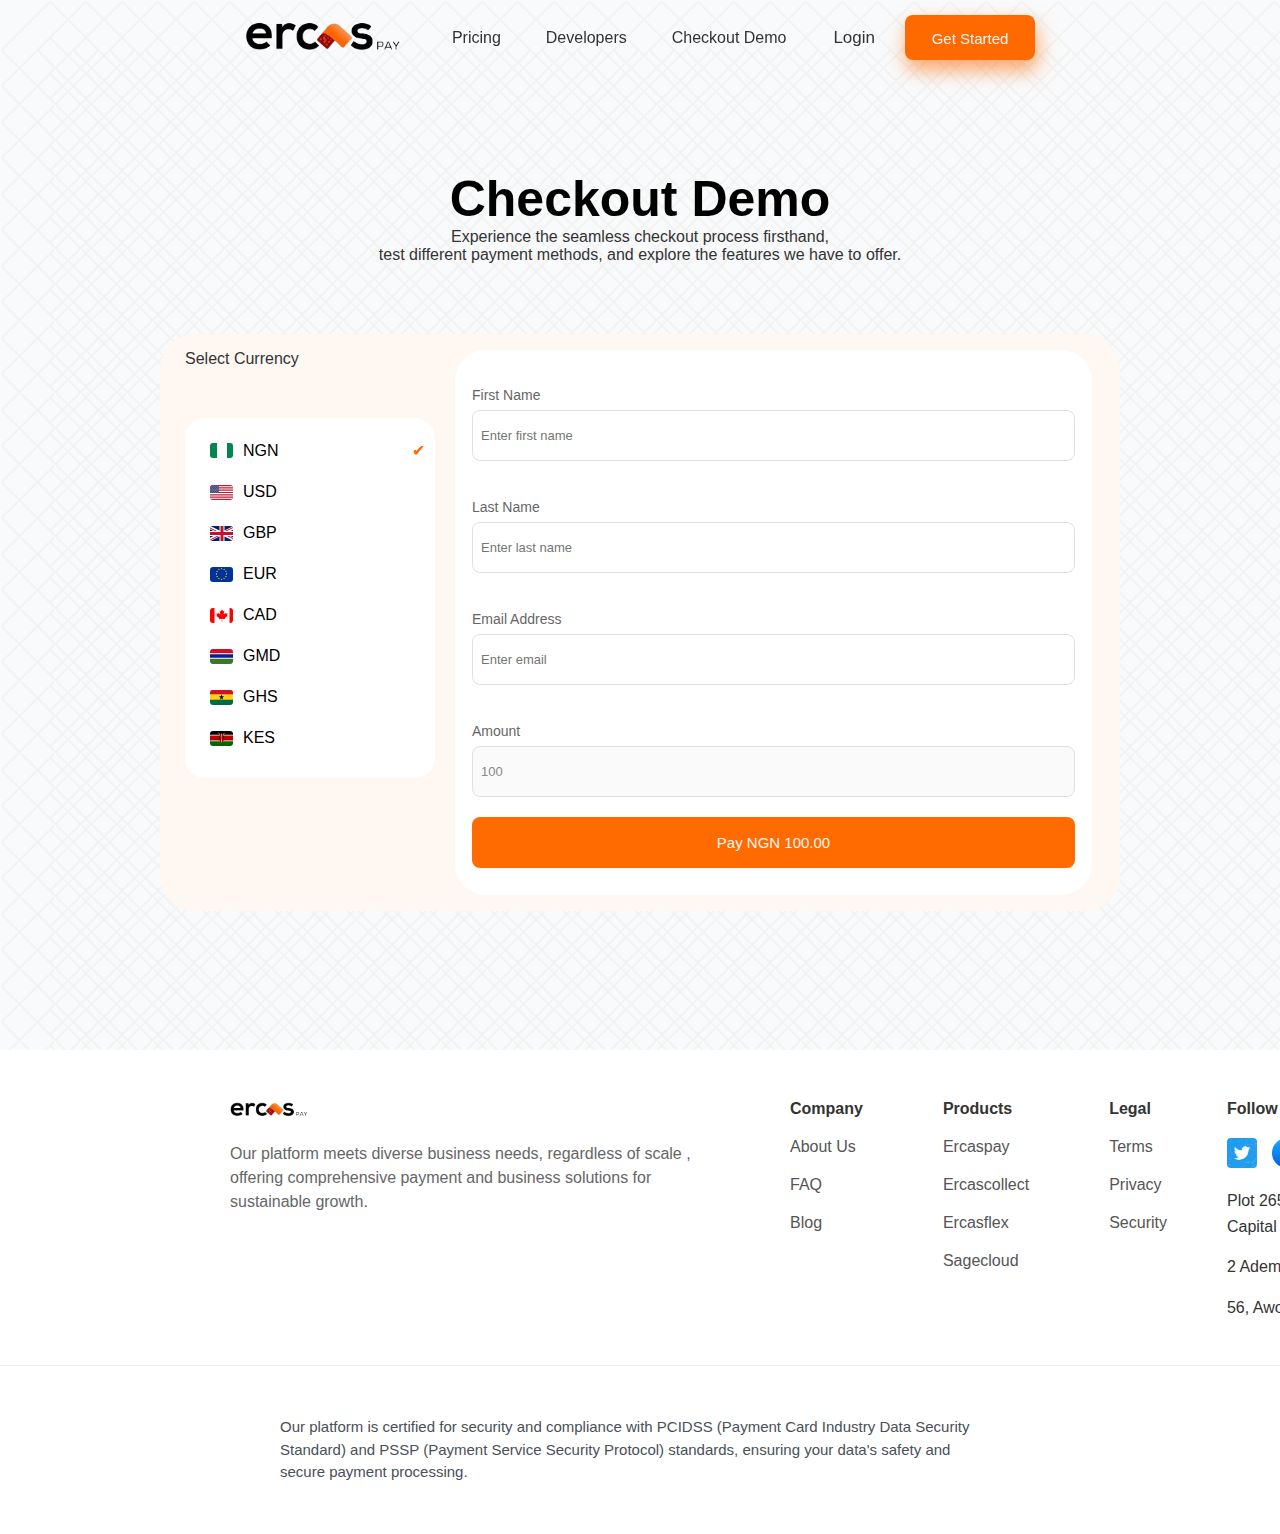
<file: checkout-demo/index.html>
<!DOCTYPE html>
<html lang="en">

<head>
  <meta charset="UTF-8">
  <meta name="viewport" content="width=device-width, initial-scale=1.0">
  <title>ErcasPay Website</title>
  <link rel="stylesheet" href="https://cdnjs.cloudflare.com/ajax/libs/font-awesome/6.0.0-beta3/css/all.min.css">


  <!-- font-awesome -->
  <link rel="stylesheet" href="https://cdnjs.cloudflare.com/ajax/libs/font-awesome/5.14.0/css/all.min.css" />

  <link rel="icon" type="img/png" href="/Assets/favicon2.png">
  <link rel="stylesheet" href="style.css">
</head>

<body>
  <header>
    <nav class="navbar">
      <div class="logo">
        <a href="/home/index.html"><img src="/Assets/logo.png" width="130" height="30" alt="Ercspay logo"></a>
      </div>
      <div class="nav-toggle">
        <button class="toggle-btn">
          <i class="fas fa-bars"></i>
        </button>
      </div>
      <div class="menu">
        <div class="nav-links">
          <ul>
            <li><a href="/pricing/index.html">Pricing</a></li>
            <li><a href="/developers/index.html">Developers</a></li>
            <li><a href="/checkout-demo/index.html">Checkout Demo</a></li>
          </ul>
        </div>

        <div class="login">
          <ul>
            <li><a href="/login/index.html">Login</a></li>
            <li> <a href="/register/index.html"><button>Get Started</button></a>
            </li>
          </ul>
        </div>
      </div>
    </nav>
  </header>
       

  <section class="checkout-container">
    <div class="checkout-header">
      <h1>Checkout Demo</h1>
      <p>Experience the seamless checkout process firsthand, <span>
        test different payment methods, and explore the features we
        have to offer.
      </span></p>
    </div>
    <div class="checkout-content">
     
      <div class="currency-input">
        <label for="currency">Select Currency</label>
        <div class="currency-select">
          <ul id="currency-option">
            <li class="currency-option active" data-currency="NGN">
              <img src="/Assets/ng.svg" alt="NGN Flag"> NGN  
            </li>
            <li class="currency-option" data-currency="USD">
              <img src="/Assets/us.svg" alt="US Flag"> USD  
            </li>
            <li class="currency-option" data-currency="GBP">
              <img src="/Assets/gb.svg" alt="UK Flag"> GBP  
            </li>
            <li class="currency-option" data-currency="EUR">
              <img src="/Assets/eu.svg" alt="EU Flag"> EUR  </li>
            <li class="currency-option" data-currency="CAD">
              <img src="/Assets/ca.svg" alt="Canada Flag"> CAD  
            </li>
            <li class="currency-option" data-currency="GMD">
              <img src="/Assets/gm.svg" alt="Gambia Flag"> GMD  </li>
            <li class="currency-option" data-currency="GHS">
              <img src="/Assets/gh.svg" alt="Ghana Flag"> GHS  
            </li>
            <li class="currency-option" data-currency="KES">
              <img src="/Assets/ke.svg" alt="Kenya Flag"> KES  
            </li>
          </ul>
        </div>
      </div>

      <div class="checkout-form">
        <form id="paymentForm" class="payment-form">
          <div class="form-group">
            <label for="firstName">First Name</label>
            <input type="text" id="firstName" name="firstName" placeholder="Enter first name">
            <br><span class="error-message hidden" id="first-name-required">Required</span>
            <br><span class="error-message hidden" id="first-name-length">First name must be at least 3 characters</span>

          </div>
          <div class="form-group">
            <label for="lastName">Last Name</label>
            <input type="text" id="lastName" name="lastName" placeholder="Enter last name">
            <br><span class="error-message hidden" id="last">Required</span>
            <br><span class="error-message hidden" id="last-name-length">Last name must be at least 3 characters</span>

          </div>
          <div class="form-group">
            <label for="email">Email Address</label>
            <input type="email" id="email" name="email" placeholder="Enter email">
            <br><span class="error-message hidden" id="required">Required</span>
            <br><span class="error-message hidden" id="email-invalid">invalid email</span>
          </div>
          <div class="form-group" id="">
            <label for="amount">Amount</label>
            <input type="number" id="amount" class="amount-input" 
            name="amount" placeholder="100" value="100" disabled>
          </div>
          <button type="submit" id="payButton" class="pay-btn">Pay NGN 100.00</button>
        </form>
      </div>
    </div>
  </section>

   <!-- footer section -->
   <section class="footer">
    <div class="footer-container">
      <div class="footer-main">
        <div class="footer-brand">
          <img src="/Assets/logo.png" alt="logo image">
          <p>
            Our platform meets diverse business needs, regardless of scale , offering comprehensive payment and business
            solutions for sustainable growth.
          </p>
        </div>
        <div class="footer-grid">
          <div class="footer-section">
            <h5>Company</h5>
            <p>About Us</p>
            <p>FAQ</p>
            <p>Blog</p>
          </div>
          <div class="footer-section">
            <h5>Products</h5>
            <p>Ercaspay</p>
            <p>Ercascollect</p>
            <p>Ercasflex</p>
            <p>Sagecloud</p>
          </div>
          <div class="footer-section">
            <h5>Legal</h5>
            <p>Terms</p>
            <p>Privacy</p>
            <p>Security</p>
          </div>
        </div>
        
        <div class="footer-contact">
          <h5>Follow us on:</h5>
          <div class="social-icons">
            <img src="/Assets/tw-icon.png" alt="twitter icon">
            <img src="/Assets/fb-icon.png" alt="facebook icon">
            <img src="/Assets/in-icon.png" alt="instagram icon">
            <img src="/Assets/yt-icon.png" alt="youtube icon">
          </div>
          <div class="address">
            <p> Plot 265 SE Asebe St, Mabushi 900108, Abuja, Federal <span>Capital Territory.</span></p>
            <p> 2 Ademiluyi Cl, 200132, Ibadan, Oyo.</p>
            <p>56, Awolowo Road, Opposite Ikoyi Plaza, Ikoyi, Lagos.</p>
          </div>
        </div>
      </div>
      <div class="footer-border">
        <div class="footer-bottom">
          <p>Our platform is certified for security and compliance with PCIDSS (Payment Card Industry Data Security
            Standard) and PSSP (Payment Service Security Protocol) standards, ensuring your data's safety and secure
            payment processing.</p>
        </div>

      </div>
    </div>
  </section>
  <script src="app.js"></script>
</body>
</html>
</file>
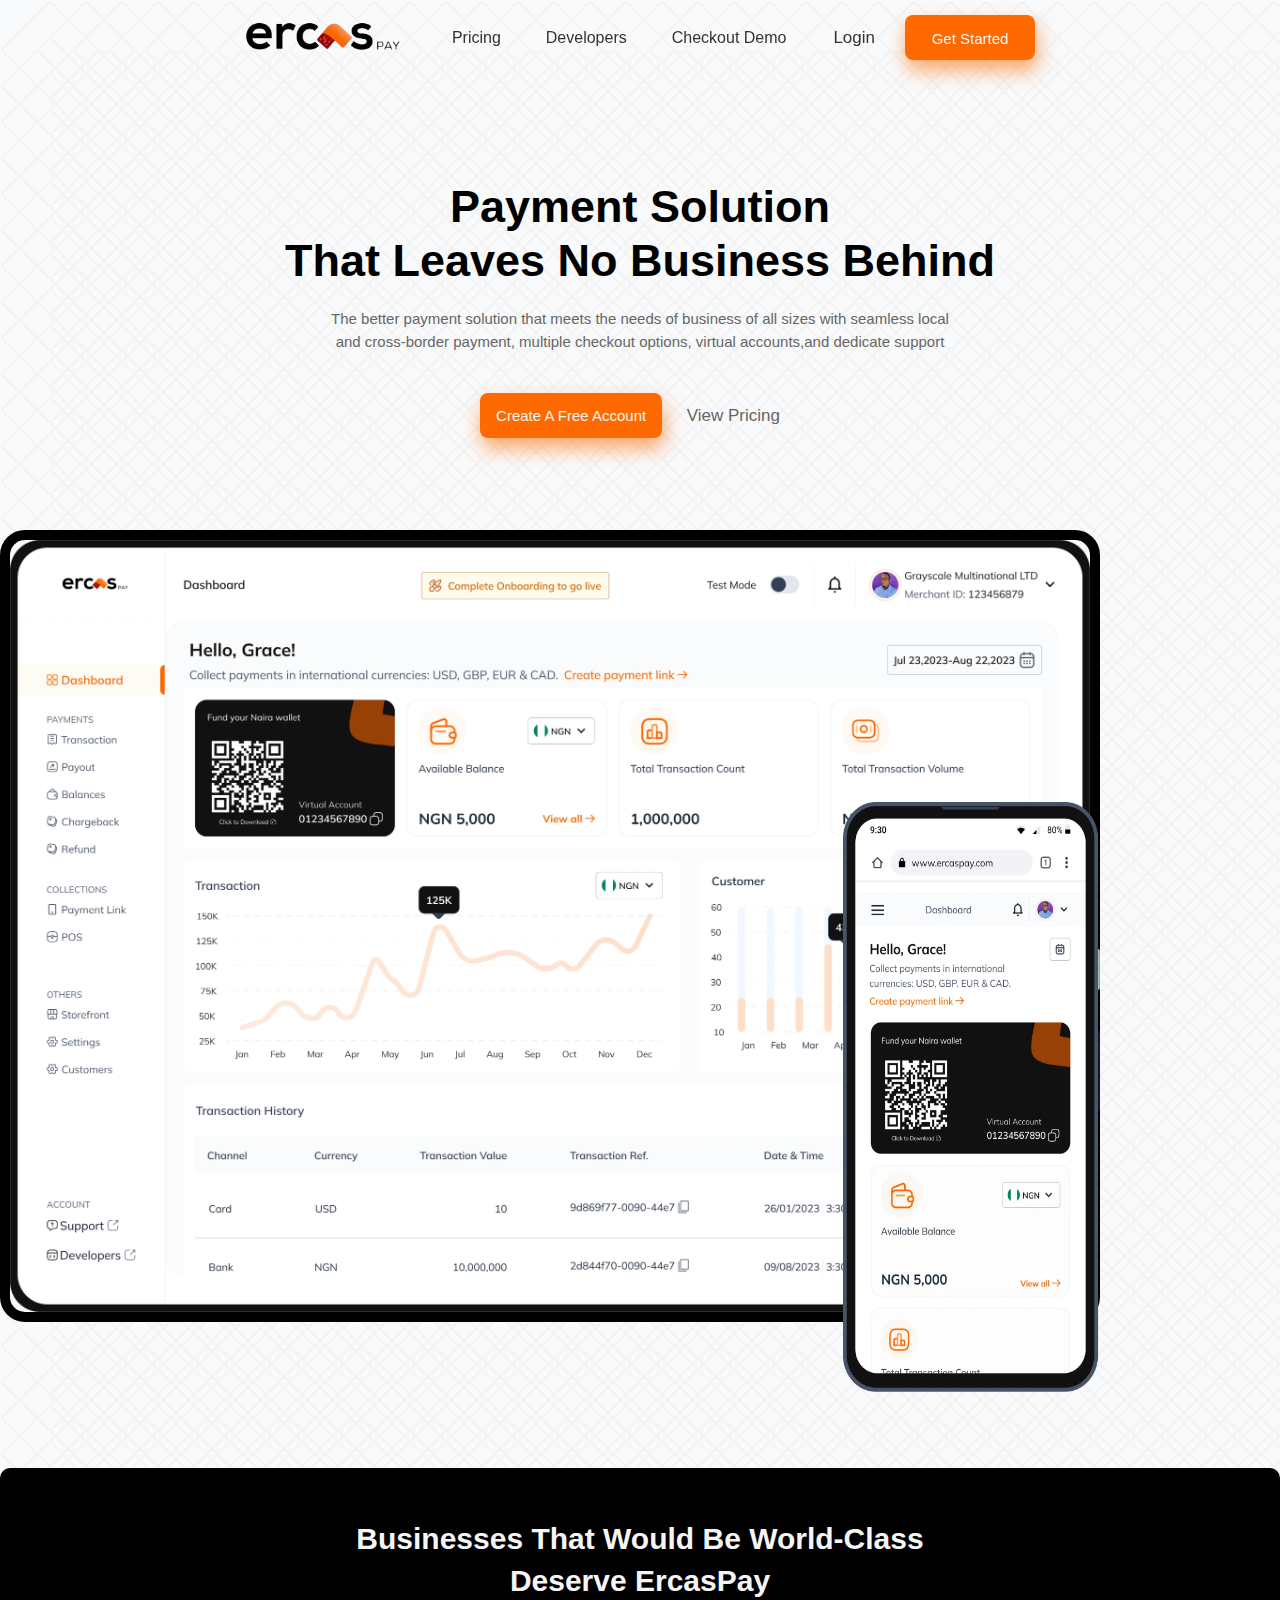
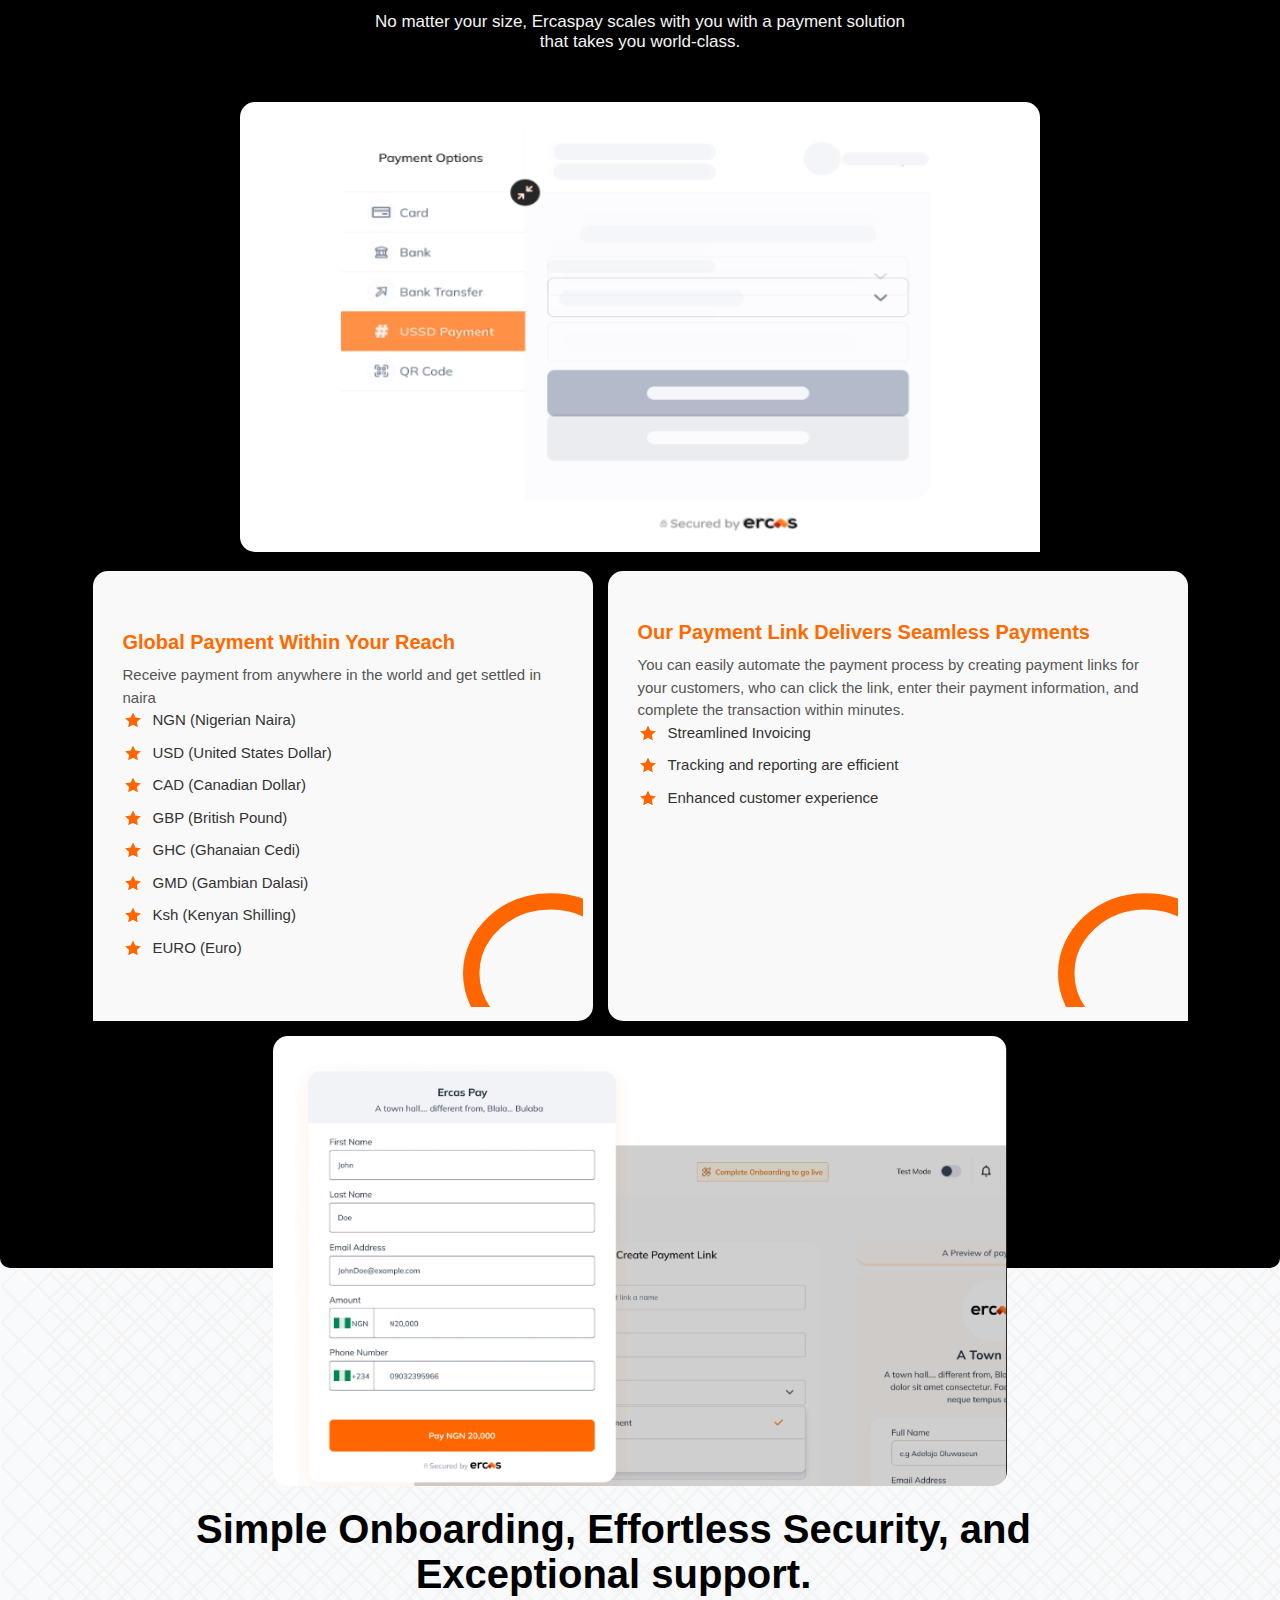
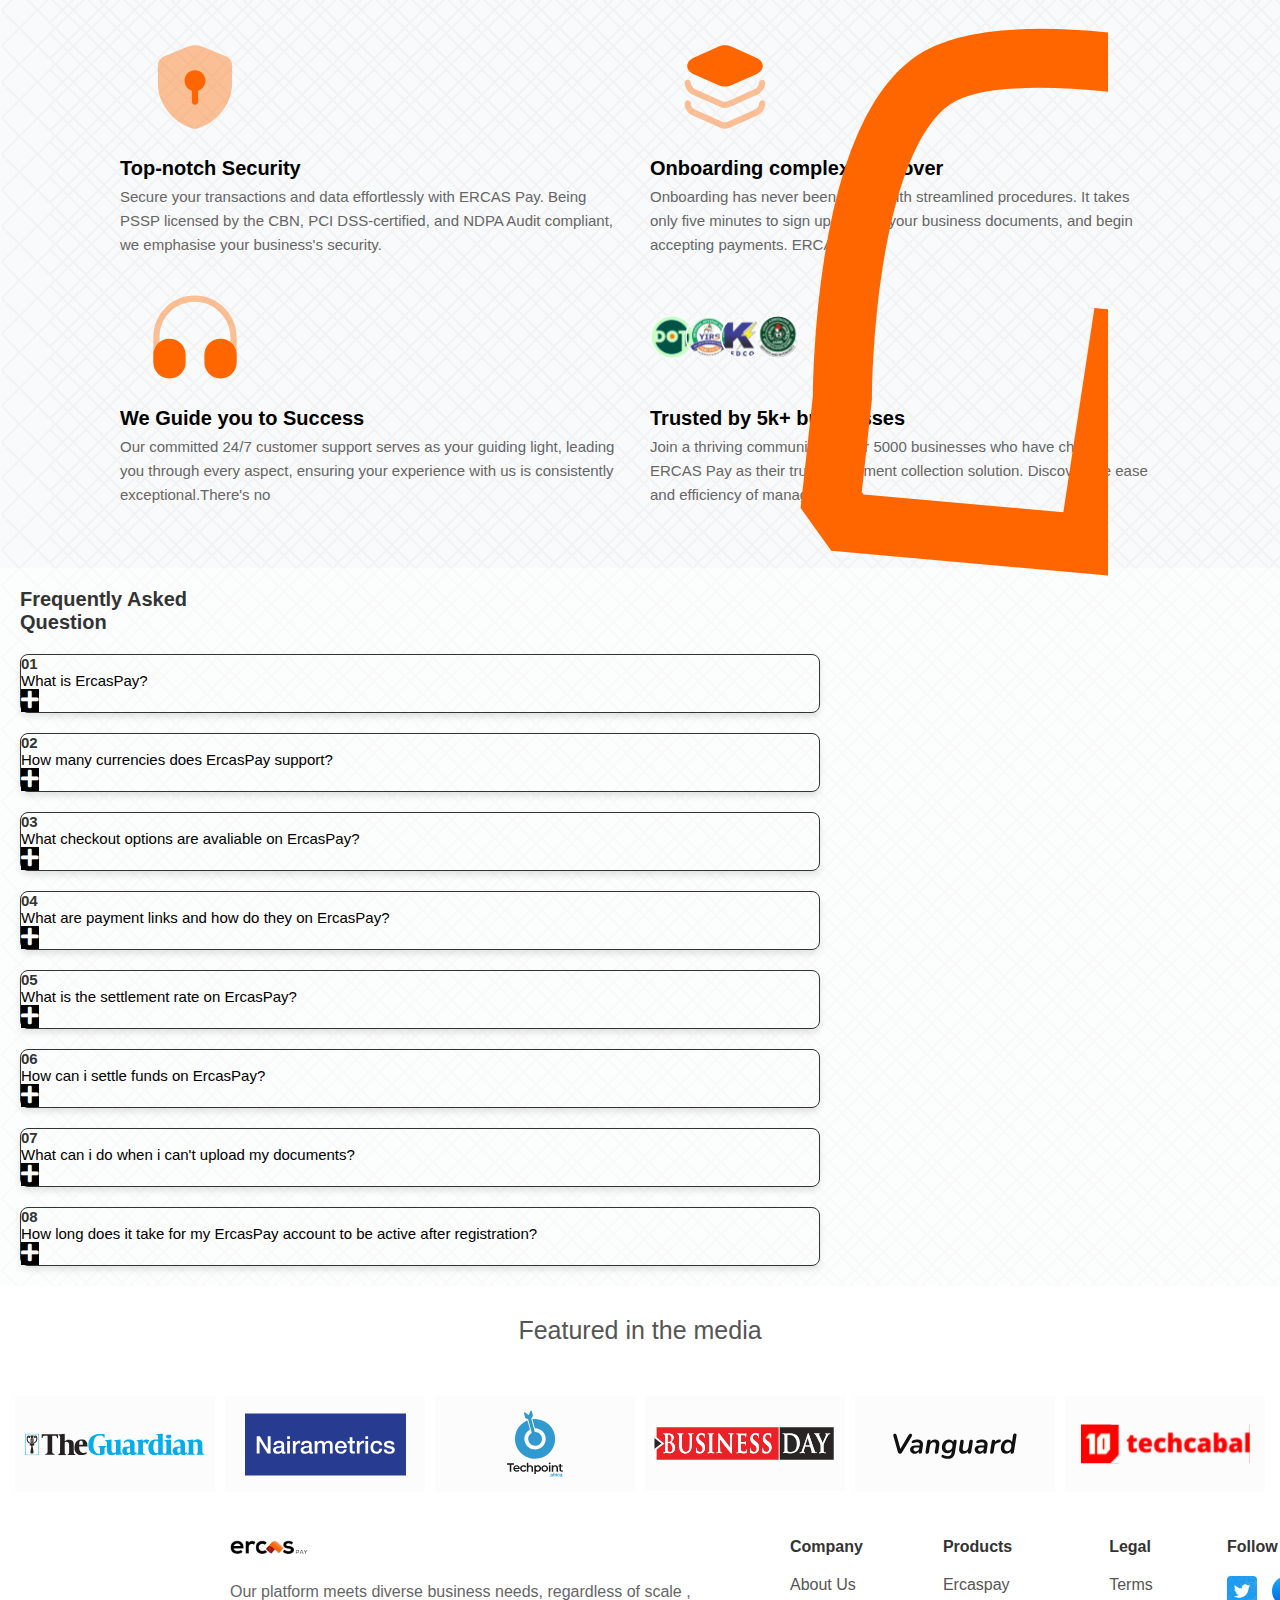
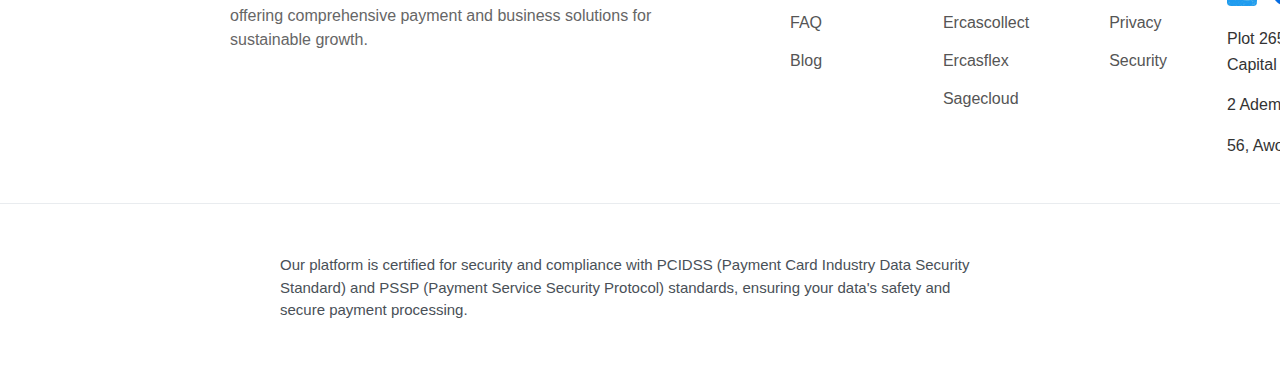
<file: home/index.html>
<!DOCTYPE html>
<html lang="en">

<head>
  <meta charset="UTF-8">
  <meta name="viewport" content="width=device-width, initial-scale=1.0">
  <title>Ercspay Website</title>

  <link rel="stylesheet" href="https://cdnjs.cloudflare.com/ajax/libs/font-awesome/6.0.0-beta3/css/all.min.css">

  <!-- font-awesome -->
  <link rel="stylesheet" href="https://cdnjs.cloudflare.com/ajax/libs/font-awesome/5.14.0/css/all.min.css" />

  <link rel="icon" type="img/png" href="/Assets/favicon2.png">
  <link rel="stylesheet" href="style.css">
</head>

<body>

  <header>
    <nav class="navbar">
      <div class="logo">
        <a href="/home/index.html"><img src="/Assets/logo.png" width="130" height="30" alt="Ercspay logo"></a>
      </div>
      <div class="nav-toggle">
        <button class="toggle-btn">
          <i class="fas fa-bars"></i>
        </button>
      </div>
      <div class="menu">
        <div class="nav-links">
          <ul>
            <li><a href="/pricing/index.html">Pricing</a></li>
            <li><a href="/developers/index.html">Developers</a></li>
            <li><a href="/checkout-demo/index.html">Checkout Demo</a></li>
          </ul>
        </div>

        <div class="login">
          <ul>
            <li><a href="/login/index.html">Login</a></li>
            <li> <a href="/register/index.html"><button>Get Started</button></a>
            </li>
          </ul>
        </div>
      </div>
    </nav>
  </header>

  <section class="container-one">
    <h1>Payment Solution <span>That Leaves No Business Behind</span></h1>
    <p>The better payment solution that meets the needs of business of all sizes with seamless local <span>and
        cross-border payment, multiple checkout options, virtual accounts,and dedicate support </span>
    </p>
    <div class="account">
      <a href="/register/index.html"><button>Create A Free Account</button></a>
      <a href="/pricing/index.html" id="price">View Pricing</a>
    </div>
  </section>

  <div class="position">
    <div id="wrap">
      <img src="/Assets/ercas01.png" alt="Ercspay2">
    </div>

    <div id="absolute">
      <img src="/Assets/ercas02.png" alt="Ercaspay7">
    </div>
  </div>

  <!-- second container -->
  <section class="container-two">

    <div class="title">
      <h1>Businesses That Would Be World-Class <span>Deserve ErcasPay</span></h1>
      <p>No matter your size, Ercaspay scales with you with a payment solution <span>that takes you world-class. </span>
      </p>
    </div>
    <div class="content-wrap">
      <div class="container-two-img-one">
        <img src="/Assets/ercas03.png" alt="payment option image ">
      </div>

      <div class="currency-content">
        <h3>Global Payment Within Your Reach</h3>
        <p>Receive payment from anywhere in the world and get settled in naira</p>

        <div class="currency-list">
          <div class="currency-item">
            <img src="/Assets/star.svg" alt="Star Icon">
            <p>NGN (Nigerian Naira)</p>
          </div>
          <div class="currency-item">
            <img src="/Assets/star.svg" alt="Star Icon">
            <p>USD (United States Dollar)</p>
          </div>
          <div class="currency-item">
            <img src="/Assets/star.svg" alt="Star Icon">
            <p>CAD (Canadian Dollar)</p>
          </div>
          <div class="currency-item">
            <img src="/Assets/star.svg" alt="Star Icon">
            <p>GBP (British Pound)</p>
          </div>
          <div class="currency-item">
            <img src="/Assets/star.svg" alt="Star Icon">
            <p>GHC (Ghanaian Cedi)</p>
          </div>
          <div class="currency-item">
            <img src="/Assets/star.svg" alt="Star Icon">
            <p>GMD (Gambian Dalasi)</p>
          </div>
          <div class="currency-item">
            <img src="/Assets/star.svg" alt="Star Icon">
            <p>Ksh (Kenyan Shilling)</p>
          </div>
          <div class="currency-item">
            <img src="/Assets/star.svg" alt="Star Icon">
            <p>EURO (Euro)</p>
          </div>
        </div>

        <div class="circle-decoration">
          <img src="/Assets/Ellipse.svg" alt="Orange Circle Decoration">
        </div>
      </div>

      <div class="payment-link-content">
        <h3>Our Payment Link Delivers Seamless Payments</h3>
        <p>
          You can easily automate the payment process by creating payment links for your customers,
          who can click the link, enter their payment information, and complete the transaction within minutes.
        </p>

        <div class="features-list">
          <div class="feature-item">
            <img src="/Assets/star.svg" alt="Star Icon">
            <p>Streamlined Invoicing</p>
          </div>
          <div class="feature-item">
            <img src="/Assets/star.svg" alt="Star Icon">
            <p>Tracking and reporting are efficient</p>
          </div>
          <div class="feature-item">
            <img src="/Assets/star.svg" alt="Star Icon">
            <p>Enhanced customer experience</p>
          </div>
        </div>

        <div class="circle-decoration">
          <img src="/Assets/Ellipse.svg" alt="Orange Circle Decoration">
        </div>
      </div>
      <div class="container-two-img-two">
        <img src="/Assets/ercas04.png" alt="">
      </div>
    </div>
  </section>

  <!-- section 3 onboarding -->
  <section style="position: relative;" class="">
    <section class="container-three">
      <h3>Simple Onboarding, Effortless Security, and <span> Exceptional support.</span></h3>

      <div class="container-three-flex">
        <div class="container-three-list">
          <div class="icon-container">
            <img src="/Assets/security.svg" alt="security image">
          </div>
          <h4>Top-notch Security</h4>
          <p>Secure your transactions and data effortlessly with ERCAS Pay. Being PSSP licensed by the CBN, PCI
            DSS-certified, and NDPA Audit compliant, we emphasise your business's security.</p>
        </div>

        <div class="container-three-list">
          <div class="icon-container">
            <img src="/Assets/onboarding.svg" alt="onboarding image">
          </div>
          <h4>Onboarding complexity is over</h4>
          <p>
            Onboarding has never been easier with streamlined procedures. It takes only five minutes to sign up, upload
            your business documents, and begin accepting payments. ERCAS</p>
        </div>

        <div class="container-three-list">
          <div class="icon-container">
            <img src="/Assets/guide.svg" alt="guide image">
          </div>
          <h4>We Guide you to Success</h4>
          <p>
            Our committed 24/7 customer support serves as your guiding light, leading you through every aspect, ensuring
            your experience with us is consistently exceptional.There's no</p>
        </div>

        <div class="container-three-list">
          <div class="icon-container">
            <img src="/Assets/businesses.svg" alt="business image">
          </div>
          <h4>Trusted by 5k+ businesses</h4>
          <p>
            Join a thriving community of over 5000 businesses who have chosen ERCAS Pay as their trusted payment
            collection solution. Discover the ease and efficiency of managing</p>
        </div>
      </div>
    </section>

    <div class="circle-img">
      <img src="/Assets/circle.svg" alt=" semi-circle picture">
    </div>
  </section>

  <!-- FAQ section -->
  <section class="container-four">
    <h1>Frequently Asked <span>Question</span>
    </h1>
    <div class="faq-wrapper">
      <!-- FAQ Item 1 -->
      <div class="ercas-container">
        <div class="ercas-header">
          <h2>01</h2>
          <p>What is ErcasPay?</p>
          <button type="button" class="question-btn">
            <span class="plus-icon">
              <i class="fas fa-plus"></i>
            </span>
            <span class="minus-icon"><i class="fas fa-minus"></i></span>
          </button>
        </div>
        <div class="ercas-description">
          <p>ErcasPay is a payment gateway solution for businesses of all sizes. With its multi-currency acceptance
            capabilities, ErcasPay allows businesses to receive global payments. ErcasPay simplifies payment processing,
            reconciliation, and international payments for businesses, regardless of size. ErcasPay has a PSSP license
            by
            the CBN, a PCI DSS certificate, and NDPA audit compliance.</p>
        </div>
      </div>

      <div class="ercas-container">
        <div class="ercas-header">
          <h2>02</h2>
          <p>How many currencies does ErcasPay support?</p>
        </div>
        <div class="ercas-description">
          <p>ErcasPay lets you receive payments in 8 currencies from around the globe.</p>
          <ul>
            <li>NGN (Nigerian Naira)</li>
            <li>USD (United States Dollar)</li>
            <li>CAD (Canadian Dollar)</li>
            <li> GBP (British Pound)</li>
            <li>GH₵ (Ghanaian Cedi)</li>
            <li>GMD (Gambian Dalasi)
            </li>
            <li> Ksh (Kenyan Shilling)</li>
            <li> EURO (Euro)</li>
          </ul>
        </div>
        <button type="button" class="question-btn">
          <span class="plus-icon">
            <i class="fas fa-plus"></i>
          </span>
          <span class="minus-icon"><i class="fas fa-minus"></i></span>
        </button>
      </div>

      <div class="ercas-container">
        <div class="ercas-header">
          <h2>03</h2>
          <p>What checkout options are avaliable on ErcasPay?</p>
        </div>
        <div class="ercas-description">
          <p>With ErcasPay multiple checkout options, your customers have the freedom to pay in the way that is most
            convenient for them, including</p>
          <ul>
            <li>Debit/Credit Card</li>
            <li>Bank Transfer</li>
            <li>USSD</li>
            <li>QR</li>
          </ul>
        </div>
        <button type="button" class="question-btn">
          <span class="plus-icon">
            <i class="fas fa-plus"></i>
          </span>
          <span class="minus-icon"><i class="fas fa-minus"></i></span>
        </button>
      </div>

      <div class="ercas-container">
        <div class="ercas-header">
          <h2>04</h2>
          <p>What are payment links and how do they on ErcasPay?</p>
        </div>
        <div class="ercas-description">
          ErcasPay lets you create secure payment links in minutes. Here's how it works:
          <ul>
            <li><span>1.</span>Set amount: Decide the amount you want to receive or let your customer enter it.</li>
            <li><span>2.</span>Generate link:ErcasPay creates a unique link for your customer.</li>
            <li><span>3.</span>Share link: Send the link to your customer via email, text message, or any other way you
              communicate.</li>
            <li><span>4.</span>Get paid: Decide the amount you want to receive or let your customer enter it.</li>
          </ul>
        </div>
        <button type="button" class="question-btn">
          <span class="plus-icon">
            <i class="fas fa-plus"></i>
          </span>
          <span class="minus-icon"><i class="fas fa-minus"></i></span>
        </button>
      </div>

      <div class="ercas-container">
        <div class="ercas-header">
          <h2>05</h2>
          <p>What is the settlement rate on ErcasPay?</p>
        </div>
        <div class="ercas-description">
          <p>We use the prevailing market rate of the currency involved.</p>
        </div>
        <button type="button" class="question-btn">
          <span class="plus-icon">
            <i class="fas fa-plus"></i>
          </span>
          <span class="minus-icon"><i class="fas fa-minus"></i></span>
        </button>
      </div>

      <div class="ercas-container">
        <div class="ercas-header">
          <h2>06</h2>
          <p>How can i settle funds on ErcasPay?</p>
        </div>
        <div class="ercas-description">
          <p>You can settle funds manually or automatically on ERCASPay. With manual settlement, you control when and
            how funds are transferred from your ERCASPay account to your settlement account. Automatic settlement is
            only available for local currencies and is enabled for merchants on request.</p>
        </div>
        <button type="button" class="question-btn">
          <span class="plus-icon">
            <i class="fas fa-plus"></i>
          </span>
          <span class="minus-icon"><i class="fas fa-minus"></i></span>
        </button>
      </div>

      <div class="ercas-container">
        <div class="ercas-header">
          <h2>07</h2>
          <p>What can i do when i can't upload my documents?</p>
        </div>
        <div class="ercas-description">
          <p>If you can't upload your documents, kindly contact our customer care team. We will guide you through the
            process and assist you with uploading.</p>
        </div>
        <button type="button" class="question-btn">
          <span class="plus-icon">
            <i class="fas fa-plus"></i>
          </span>
          <span class="minus-icon"><i class="fas fa-minus"></i></span>
        </button>
      </div>

      <div class="ercas-container">
        <div class="ercas-header">
          <h2>08</h2>
          <p>How long does it take for my ErcasPay account to be active after registration?</p>
        </div>
        <div class="ercas-description">
          <p>Once you've completed your registration and submitted all required documents, we will activate your
            ErcasPay account promptly.</p>
        </div>
        <button type="button" class="question-btn">
          <span class="plus-icon">
            <i class="fas fa-plus"></i>
          </span>
          <span class="minus-icon"><i class="fas fa-minus"></i></span>
        </button>
      </div>

      <!-- <div class="faq-img"> -->
      <!-- <img src="/Assets/faq.png" alt="Faq image"> -->
    </div>
    </div>
  </section>

  <!-- Feature in media -->
  <section class="container-five">
    <p>
      Featured in the media
    </p>
    <div class="media">
      <img src="/Assets/guardian.svg" alt=" guardian image">
      <img src="/Assets/nairametrics.svg" alt="nairametrics image">
      <img src="/Assets/techpoint.svg" alt="techpoint image">
      <img src="/Assets/businessday.svg" alt="business day image">
      <img src="/Assets/vanguard.svg" alt="vanguard-image">
      <img src="/Assets/techcabal.svg" alt="techcabal image">
    </div>
  </section>

  <!-- footer section -->
  <section class="footer">
    <div class="footer-container">
      <div class="footer-main">
        <div class="footer-brand">
          <img src="/Assets/logo.png" alt="logo image">
          <p>
            Our platform meets diverse business needs, regardless of scale , offering comprehensive payment and business
            solutions for sustainable growth.
          </p>
        </div>
        <div class="footer-grid">
          <div class="footer-section">
            <h5>Company</h5>
            <p>About Us</p>
            <p>FAQ</p>
            <p>Blog</p>
          </div>
          <div class="footer-section">
            <h5>Products</h5>
            <p>Ercaspay</p>
            <p>Ercascollect</p>
            <p>Ercasflex</p>
            <p>Sagecloud</p>
          </div>
          <div class="footer-section">
            <h5>Legal</h5>
            <p>Terms</p>
            <p>Privacy</p>
            <p>Security</p>
          </div>
        </div>
        
        <div class="footer-contact">
          <h5>Follow us on:</h5>
          <div class="social-icons">
            <img src="/Assets/tw-icon.png" alt="twitter icon">
            <img src="/Assets/fb-icon.png" alt="facebook icon">
            <img src="/Assets/in-icon.png" alt="instagram icon">
            <img src="/Assets/yt-icon.png" alt="youtube icon">
          </div>
          <div class="address">
            <p> Plot 265 SE Asebe St, Mabushi 900108, Abuja, Federal <span>Capital Territory.</span></p>
            <p> 2 Ademiluyi Cl, 200132, Ibadan, Oyo.</p>
            <p>56, Awolowo Road, Opposite Ikoyi Plaza, Ikoyi, Lagos.</p>
          </div>
        </div>
      </div>
      <div class="footer-border">
        <div class="footer-bottom">
          <p>Our platform is certified for security and compliance with PCIDSS (Payment Card Industry Data Security
            Standard) and PSSP (Payment Service Security Protocol) standards, ensuring your data's safety and secure
            payment processing.</p>
        </div>

      </div>
    </div>
  </section>
  <script src="app.js"></script>
</body>

</html>
</file>
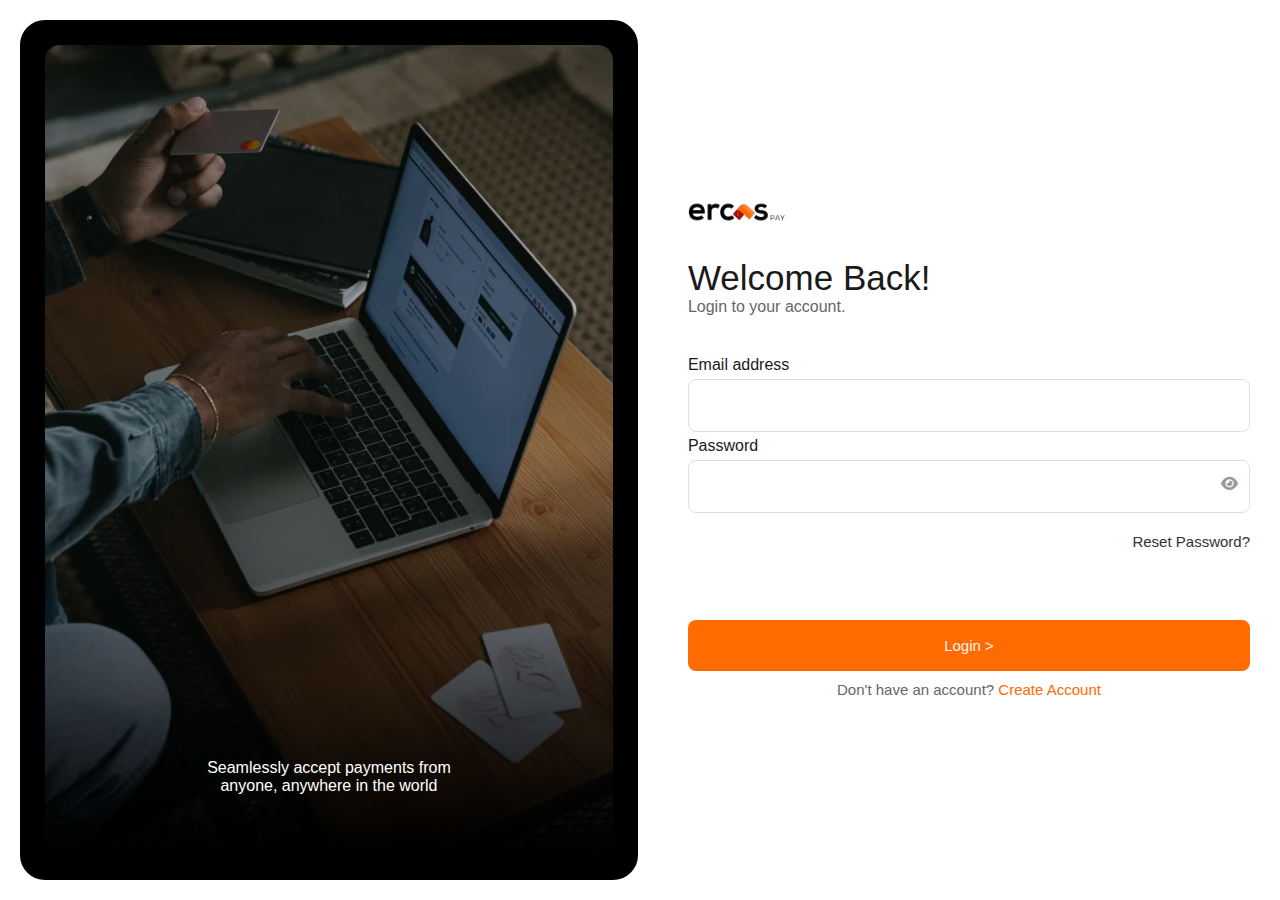
<file: login/index.html>
<!DOCTYPE html>
<html lang="en">

<head>
    <meta charset="UTF-8">
    <meta name="viewport" content="width=device-width, initial-scale=1.0">
    <title>Ercas Merchant Dashboard</title>

    <link rel="stylesheet" href="https://cdnjs.cloudflare.com/ajax/libs/font-awesome/6.0.0/css/all.min.css">

    <link rel="icon" type="img/png" href="/Assets/favicon2.png">
    <link rel="stylesheet" href="style.css">
</head>

<body>
    <section class="login-container">
        <!-- left section -->
        <div class="login-logo">
            <img src="/Assets/login.png" alt="Login page">
            <p>Seamlessly accept payments from <span>anyone, anywhere in the world</span></p>
        </div>
        <!-- right section -->
        <div class="form-section">
            <img src="/Assets/logo.png" alt="ercas pay logo">

            <div class="login-header">
                <h1>Welcome Back!</h1>
                <p>Login to your account.</p>
            </div>

            <form class="login-form" id="loginForm" novalidate> 
                <div class="form-group">
                    <label for="email">Email address</label>
                    <input type="email" id="email" name="email" class="form-input" autocomplete="email">
                    <span class="error-message hidden" id="emailError">Required</span>
                </div>
            
                <div class="form-group">
                    <div class="password-container">
                        <label for="password">Password</label>
                        <input type="password" name="password" class="form-input password-input" id="password" autocomplete="current-password">
                        <button type="button" class="show-password" aria-label="Toggle password visibility"><i class="fas fa-eye"></i></button>
                    </div>
                    <span class="error-message hidden" id="passwordError">Required</span>
                    <a href="/reset/index.html" class="reset-password-link">Reset Password?</a>
                </div>
            
                <div class="form-group">
                    <button type="submit" class="login-btn"><span>Login ></span></button>
                    <p class="register-text">
                        Don't have an account?
                        <a href="/register/index.html" class="register-link">Create Account</a>
                    </p>
                </div>
            </form>
        </div>
    </section>
    <script src="app.js"></script>
</body>

</html>
</file>
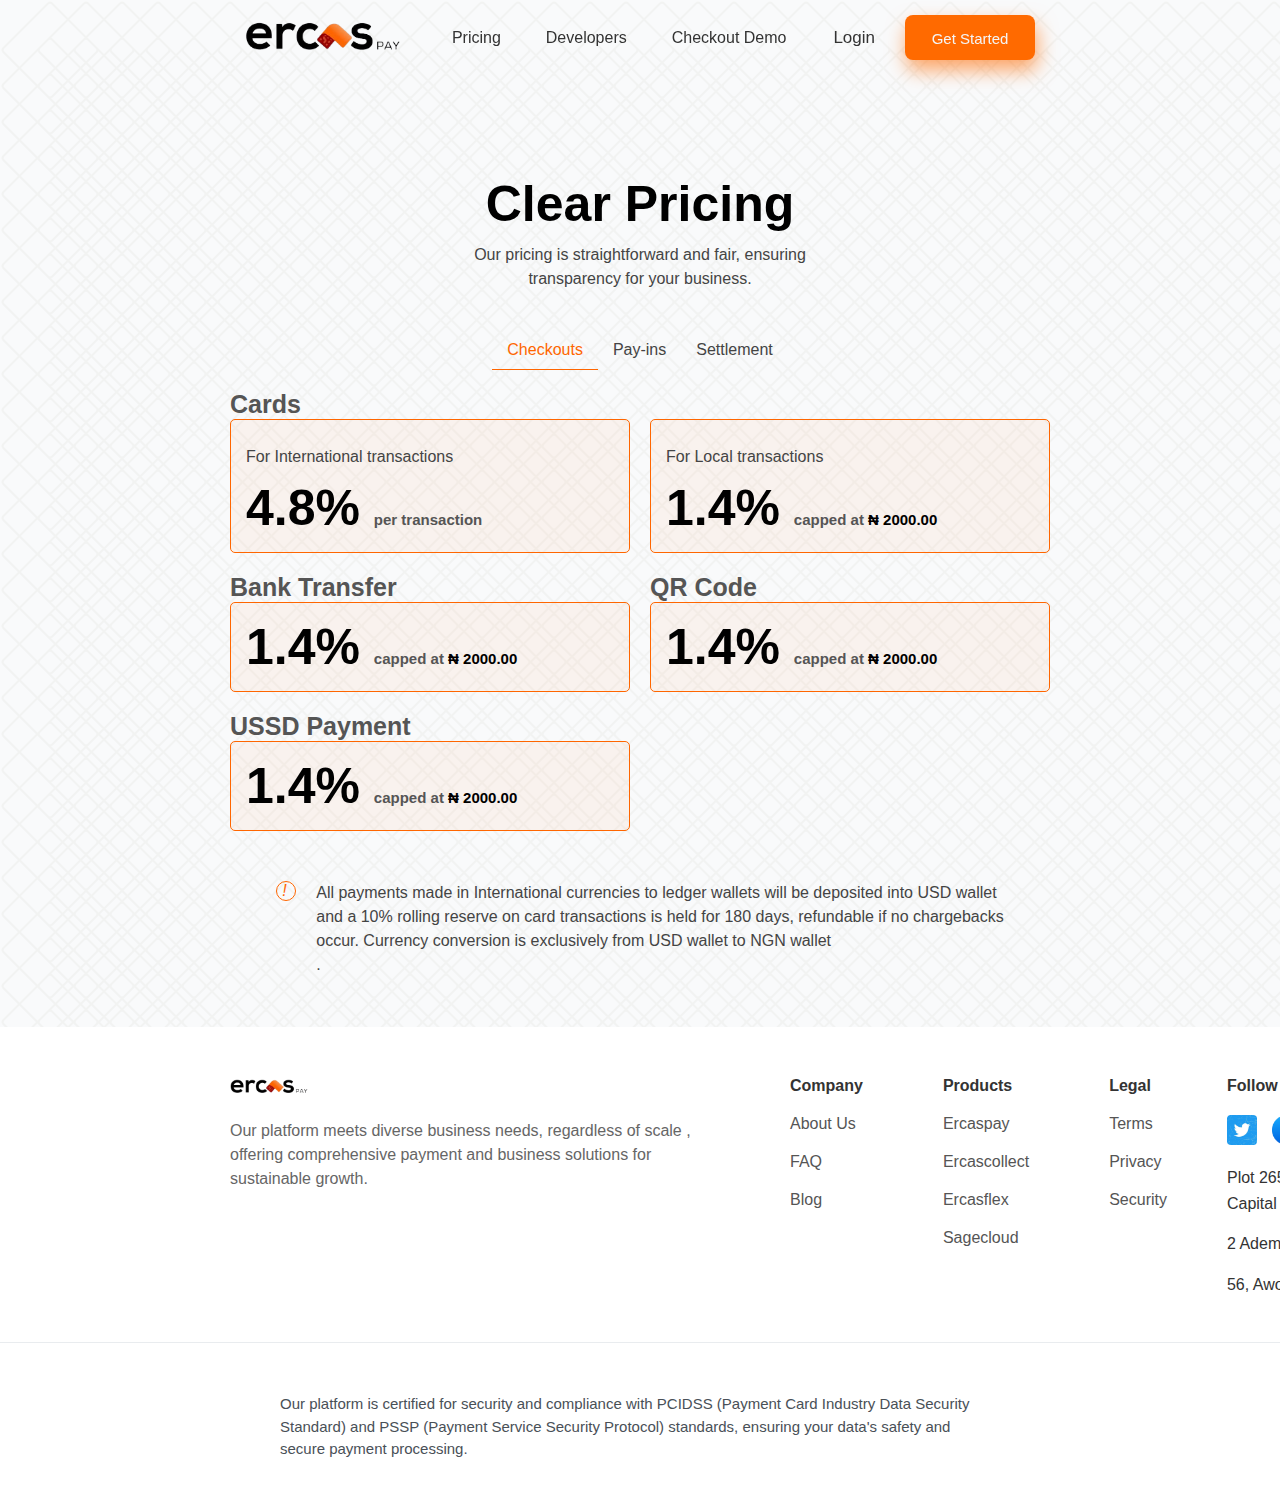
<file: pricing/index.html>
<!DOCTYPE html>
<html lang="en">

<head>
  <meta charset="UTF-8">
  <meta name="viewport" content="width=device-width, initial-scale=1.0">
  <title>ErcasPay Website</title>
  <link rel="stylesheet" href="https://cdnjs.cloudflare.com/ajax/libs/font-awesome/6.0.0-beta3/css/all.min.css">

  <!-- font-awesome -->
  <link rel="stylesheet" href="https://cdnjs.cloudflare.com/ajax/libs/font-awesome/5.14.0/css/all.min.css" />

  <link rel="icon" type="img/png" href="/Assets/favicon2.png">
  <link rel="stylesheet" href="style.css">
</head>

<body>
  <header>
    <nav class="navbar">
      <div class="logo">
        <a href="/home/index.html"><img src="/Assets/logo.png" width="130" height="30" alt="Ercspay logo"></a>
      </div>
      <div class="nav-toggle">
        <button class="toggle-btn">
          <i class="fas fa-bars"></i>
        </button>
      </div>
      <div class="menu">
        <div class="nav-links">
          <ul>
            <li><a href="/pricing/index.html">Pricing</a></li>
            <li><a href="/developers/index.html">Developers</a></li>
            <li><a href="/checkout-demo/index.html">Checkout Demo</a></li>
          </ul>
        </div>

        <div class="login">
          <ul>
            <li><a href="/login/index.html">Login</a></li>
            <li> <a href="/register/index.html"><button>Get Started</button></a>
            </li>
          </ul>
        </div>
      </div>
    </nav>
  </header>

  <!-- Pricing Container -->
  <section class="pricing-container">
    <h1>Clear Pricing</h1>
    <p>Our pricing is straightforward and fair, ensuring
      <span>transparency for your business.</span>
    </p>

    <div class="pricing-content">
      <div class="pricing-nav">
        <a href="#checkouts" class=" checkout-link active">Checkouts</a>
        <a href="#payins" class="payins-link">Pay-ins</a>
        <a href="#settlement" class="settlement-link">Settlement</a>
      </div>


      <div id="checkout">
        <div class="card-grid">
          <h2>Cards</h2>
          <div class="flex">
            <div class="card">
              <div class="card-rate">
                <p>For International transactions</p>
                <h3>
                  4.8% <span class="capped">per transaction</span>
              </div>
            </div>

            <div class="card">
              <div class="card-rate">
                <p>For Local transactions</p>
                <h3>
                  1.4% <span class="capped">capped at<span class="amount"> ₦ 2000.00</span></span>
              </div>
            </div>
          </div>
        </div>

        <div class="pricing">
          <div class="pricing-info">
            <h2>Bank Transfer</h2>
            <div class="rate">
              <h3>
                1.4% <span class="capped">capped at<span class="amount"> ₦ 2000.00</span></span>
            </div>
            </h3>
          </div>


          <div class="pricing-info">
            <h2>QR Code</h2>
            <div class="rate">
              <h3>
                1.4% <span class="capped">capped at<span class="amount"> ₦ 2000.00</span></span>
            </div>
            </h3>
          </div>

          <div class="pricing-info">
            <h2>USSD Payment</h2>
            <div class="rate">
              <h3>1.4%
                <span class="capped">capped at <span class="amount"> ₦ 2000.00</span></span>
              </h3>
            </div>
          </div>
        </div>
      </div>

      <div id="payins" style="display:none;">
        <div class="pricing-info">
          <h2>Virtual Accounts</h2>
          <div class="rate">
            <h3>1.4%
              <span class="capped">capped at <span class="amount"> ₦ 200.00</span></span>
            </h3>
          </div>
        </div>

        <div class="pricing-info">
          <h2>Static QR</h2>
          <div class="rate">
            <h3>1.4%
              <span class="capped">capped at <span class="amount"> ₦ 200.00</span></span>
            </h3>
          </div>
        </div>
      </div>

      <div id="settlement" style="display: none;">
        <div class="pricing-info">
          <h2>Local</h2>
          <div class="rate">
            <h3>₦ 15
              <span class="capped">flat rate</span>
            </h3>
          </div>
        </div>

        <div class="pricing-info">
          <h2>International</h2>
          <div class="rate">
            <h3>$ 20
              <span class="capped">flat rate</span>
            </h3>
          </div>
        </div>

      </div>

      <div class="note">
        <div class="mark"><i>!</i></div>
        <p>All payments made in International currencies to ledger wallets will be deposited into USD wallet <span>and a
            10% rolling reserve on card transactions is held for 180 days, refundable if no chargebacks </span>
          <span>occur. Currency conversion is exclusively from USD wallet to NGN wallet</span>.</p>
      </div>
    </div>
  </section>

  <!-- footer section -->
  <section class="footer">
    <div class="footer-container">
      <div class="footer-main">
        <div class="footer-brand">
          <img src="/Assets/logo.png" alt="logo image">
          <p>
            Our platform meets diverse business needs, regardless of scale , offering comprehensive payment and business
            solutions for sustainable growth.
          </p>
        </div>
        <div class="footer-grid">
          <div class="footer-section">
            <h5>Company</h5>
            <p>About Us</p>
            <p>FAQ</p>
            <p>Blog</p>
          </div>
          <div class="footer-section">
            <h5>Products</h5>
            <p>Ercaspay</p>
            <p>Ercascollect</p>
            <p>Ercasflex</p>
            <p>Sagecloud</p>
          </div>
          <div class="footer-section">
            <h5>Legal</h5>
            <p>Terms</p>
            <p>Privacy</p>
            <p>Security</p>
          </div>
        </div>

        <div class="footer-contact">
          <h5>Follow us on:</h5>
          <div class="social-icons">
            <img src="/Assets/tw-icon.png" alt="twitter icon">
            <img src="/Assets/fb-icon.png" alt="facebook icon">
            <img src="/Assets/in-icon.png" alt="instagram icon">
            <img src="/Assets/yt-icon.png" alt="youtube icon">
          </div>
          <div class="address">
            <p> Plot 265 SE Asebe St, Mabushi 900108, Abuja, Federal <span>Capital Territory.</span></p>
            <p> 2 Ademiluyi Cl, 200132, Ibadan, Oyo.</p>
            <p>56, Awolowo Road, Opposite Ikoyi Plaza, Ikoyi, Lagos.</p>
          </div>
        </div>
      </div>
      <div class="footer-border">
        <div class="footer-bottom">
          <p>Our platform is certified for security and compliance with PCIDSS (Payment Card Industry Data Security
            Standard) and PSSP (Payment Service Security Protocol) standards, ensuring your data's safety and secure
            payment processing.</p>
        </div>

      </div>
    </div>
  </section>
  <script src="app.js"></script>
</body>

</html>
</file>
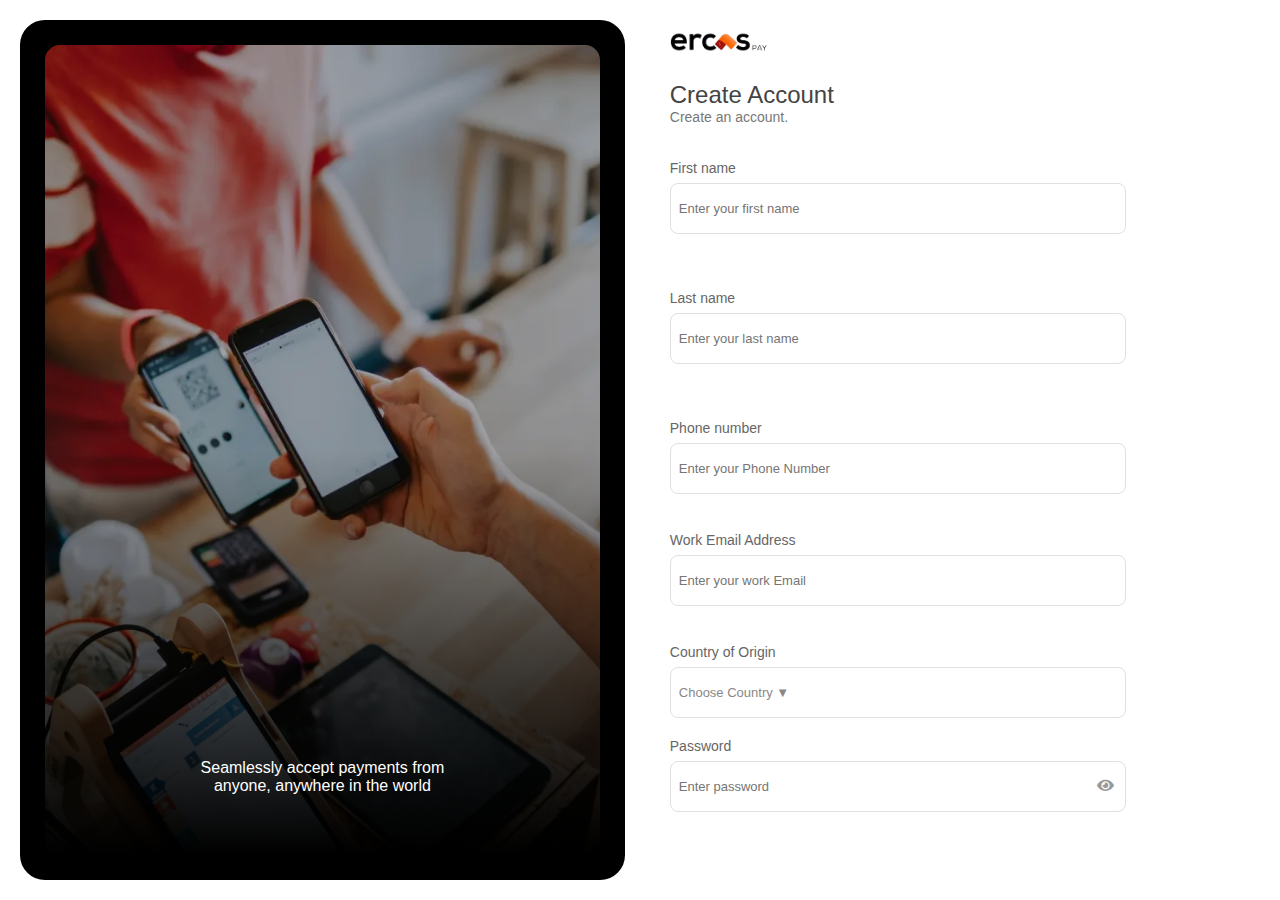
<file: register/index.html>
<!DOCTYPE html>
<html lang="en">

<head>
    <meta charset="UTF-8">
    <meta name="viewport" content="width=device-width, initial-scale=1.0">
    <title>Create Account Dashboard</title>

    <link rel="stylesheet" href="https://cdnjs.cloudflare.com/ajax/libs/font-awesome/5.14.0/css/all.min.css" />

    <link rel="icon" type="img/png" href="/Assets/favicon2.png">
    <link rel="stylesheet" href="style.css">
</head>

<body>
    <section class="register-container">
        <!-- left section -->
           
            <div class="register-logo">
                <img src="/Assets/reg.png" alt="register page">
                <p>Seamlessly accept payments from <span>anyone, anywhere in the world</span></p>
            </div>
        
        <div class="register-section">
            <img src="/Assets/logo.png" alt="ercas pay logo">
            <div class="register-header">
                <h1>Create Account</h1>
                <p>Create an account.</p>
            </div>
            <form class="register-form" id="createtForm" novalidate>
                <div class="register-group">
                    <label for="name">First name</label>
                    <input type="text" id="first-name" name="first-name" class="register-input" autocomplete="name" required
                        placeholder="Enter your first name">
                    
                        <br><span class="error-message hidden" id="first-name-required">Required</span><br>
                    <span class="error-message hidden" id="first-name-invalid">Invalid First Name. Only alphabets are allowed</span> 
                    <br><span class="error-message hidden" id="first-name-length">First name must be at least 3 characters</span>
                </div>
                
                <div class="register-group">
                    <label for="last-name">Last name</label>
                    <input type="text" id="last-name" name="last-name" class="register-input" autocomplete="name" required
                        placeholder="Enter your last name">
                    <br><span class="error-message hidden" id="last-name-required">Required</span>
                    <br><span class="error-message hidden" id="last-name-invalid">Invalid Last Name. Only alphabets are allowed</span>
                    <br><span class="error-message hidden" id="last-name-length">Last name must be at least 3 characters</span>
                </div>
                
                <div class="register-group">
                    <label for="number"> Phone number</label>
                    <input type="number" id="number" name="number" class="register-input" autocomplete="number" required
                        placeholder="Enter your Phone Number">
                    <br><span class="error-message hidden" id="required">Required</span>
                    <br><span class="error-message hidden" id="phone-number-invalid">Phone number must be at least 11
                        characters</span>
                </div>

                <div class="register-group">
                    <label for="email"> Work Email Address</label>
                    <input type="email" id="email" name="email" class="register-input" autocomplete="email" required
                        placeholder="Enter your work Email">
                    <br><span class="error-message hidden" id="required">Required</span>
                    <br><span class="error-message hidden" id="email-invalid">Invalid Email Address</span>
                </div>

                <div class="register-group">
                    <label for="country-select">Country of Origin</label>

                    <div class="country-dropdown">
                        <!-- Dropdown Header -->
                        <div class="dropdown-selected">Choose Country
                            <span class="nav-icon">▼</span> <!-- Navigation icon -->
                        </div>
                        <!-- Dropdown Options -->
                        <ul class="dropdown-options">
                            <li class="dropdown-item" data-value="ng">
                                <span class="check-icon">✔</span> Nigeria
                            </li>
                        </ul>
                    </div>
                    <span class="error-message hidden" id="required">Country is required</span>
                </div>

                <div class="register-group">
                    <div class="password-container">
                        <label for="password">Password</label>
                        <input type="password" name="password" class="register-input" id="password"
                            autocomplete="current-password" placeholder="Enter password">
                        <button type="button" class="show-password" aria-label="Toggle password visibility"><i
                                class="fas fa-eye"></i></button>
                    </div>
                    <br><span class="error-message hidden" id="required">Required</span>
                    <br><span class="error-message hidden" id="password-invalid">Password must contain at least one uppercase letter, one lowercase letter, one number, and one special character</span>
                </div>

                <div class="terms-container">
                    <div class="checkbox-wrapper"    id="checkbox-wrapper">
                        <input type="checkbox" id="agree-checkbox-hidden" class="checkbox">
                    </div>
                
                    <label for="agree-checkbox">
                        By checking this box, you agree to our
                        <a href="https://example.com/terms" class="terms-link" target="_blank">Terms of Service</a> and
                        <a href="https://merchant.ercaspay.com/ercas-privacy-policy.pdf" class="privacy-link" target="_blank">Privacy Policy</a>.
                    </label>
                </div>
                

                <div class="register-group">
                    <button type="submit" class="register-btn" disabled>Create Account</button>
                    <p class="login-text">Already have an account? <a href="/login/index.html"
                            class="login-link">Login</a></p>
                </div>
            </form>
        </div>
    </section>
    <script src="app.js"></script>
</body>

</html>
</file>
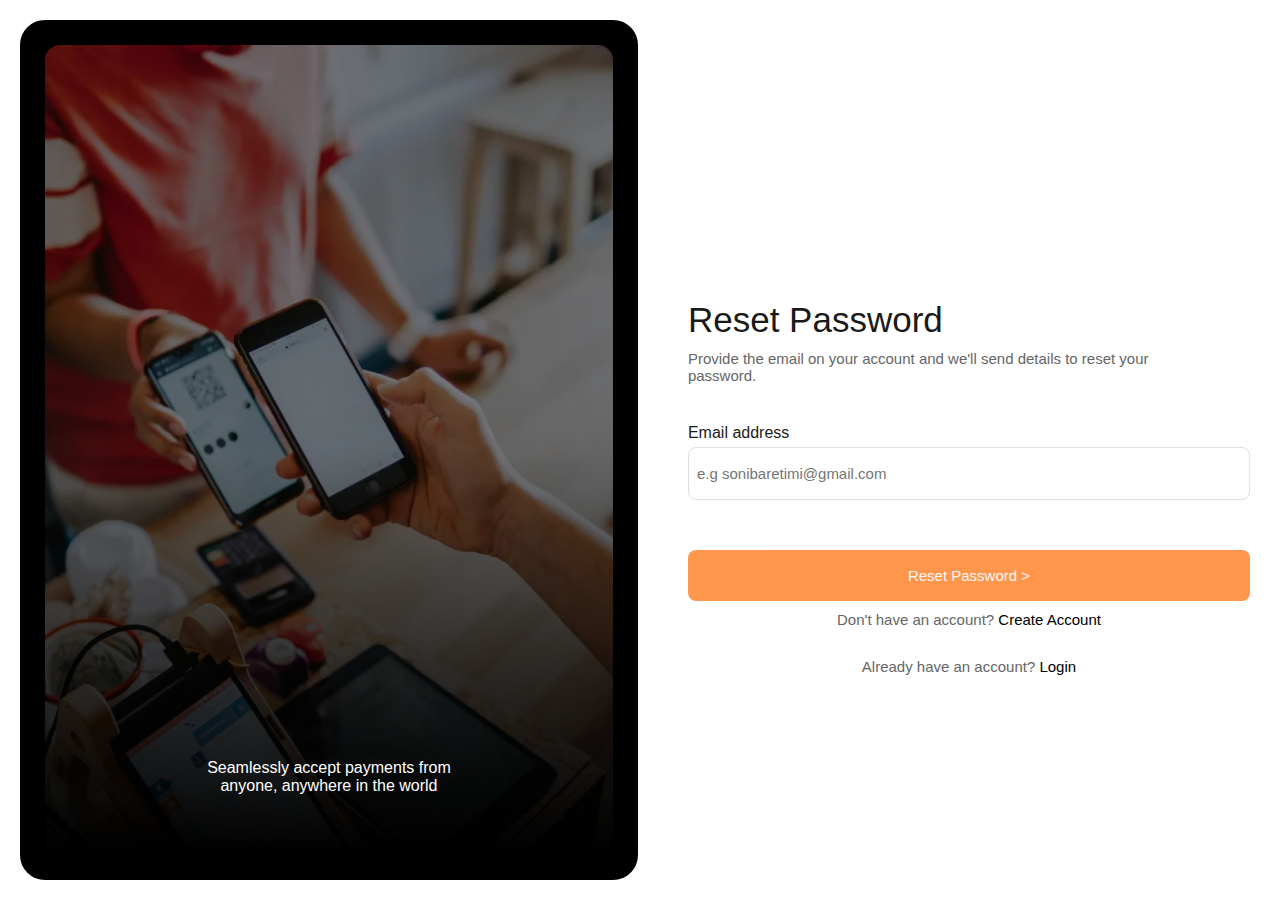
<file: reset/index.html>
<!DOCTYPE html>
<html lang="en">
<head>
    <meta charset="UTF-8">
    <meta name="viewport" content="width=device-width, initial-scale=1.0">
    <title>Reset Password Dashboard</title>
    <link rel="icon" type="img/png" href="/Assets/favicon2.png">
    <link rel="stylesheet" href="style.css">
</head>
<body>
    <section class="reset-container">
        <!-- left section -->
         
        <div class="reset-logo">
            <img src="/Assets/reg.png" alt="Reset page">
            <p>Seamlessly accept payments from <span>anyone, anywhere in the world</span></p>
        </div>

        <div class="reset-section">
            <div class="reset-header">
                <h1>Reset Password</h1>
                <p>Provide the email on your account and we'll send details to reset your <span>password.</span></p>
            </div>
            <form class="reset-form"  id="resetForm"> 
                <div class="reset-group">
                    <label for="email"> Email address</label>
                    <input type="email"  id="email"  name="email" class="reset-input" autocomplete="email" required  placeholder="e.g sonibaretimi@gmail.com">
                    <span class="error-message hidden"  id="emailForm">invalid email address</span>
                </div>
                <div class="reset-group">
                    <button type="submit" class="reset-btn" disabled><span>Reset Password ></span></button>
                    <p class="register-text">
                        Don't have an account?
                        <a href="/Create account/index.html" class="register-link">Create Account</a>
                    </p>
                    <p class="login-text">
                            Already have an account?
                            <a href="/login/index.html" class="login-link">Login</a>
                    </p>
                </div>
            </form>
        </div>
    </section>
    <script src="app.js"></script>
</body>
</html>
</file>
<file: checkout-demo/style.css>
* {
    margin: 0;
    padding: 0;
    box-sizing: border-box;
    max-height: 100vh;
}

 body {
    background-color: #f9fafb;
    background-image: url("/Assets/bg-pattern.png");
    font-family:'poppins', sans-serif;
    position: relative;
    width: 100%;
    height: 100%;
    overflow-x: hidden;
} 

header {
    position: fixed;
    top: 0;
    left: 0;
    width: 100%;
    z-index: 1000;
    transition: background-color 0.3s, box-shadow 0.3s;
}

header.default {
    background: transparent;
    box-shadow: none;
}

header.scrolled {
    background: rgba(255, 255, 255, 0.815);
    box-shadow: 0 2px 5px rgba(0, 0, 0, 0.1);
}

.navbar{
    display: flex;
    justify-content: space-between;
    align-items: center;
    padding: 5px 20px;
    max-width: 1400px;
    margin:  10px   225px;
}

 .logo img { 
     width: 160px; 
    height: auto;
}

.nav-toggle {
    display: none;
}

.toggle-btn {
    background: none;
    border: none;
    font-size: 24px;
    cursor: pointer;
}

.menu {
  display: flex;
  align-items: center;
  flex-grow: 1; /* Let the menu take up available space */
  justify-content: space-between; /* Space between .nav-links and .login */
}
.nav-links {
    display: flex;
    flex: 1; /* Allow nav-links to take up the remaining space */
    justify-content: center; /* Center the links horizontally */
}

  .nav-links ul { 
    display: flex;
    list-style: none;
    justify-content: center;
    gap: 45px;
}
.nav-links ul li a {
    color: #333;
    text-decoration: none; 
    font-size: 16px; 
    font-weight: 500;
}

.login ul {
    display: flex; 
    align-items: center;
    list-style: none; 
    gap: 30px;
}

.login ul li a {
    color: #333;
    font-size: 17px;
    text-decoration: none;
    font-weight: 500;
}
.login  ul  li button{
    padding: 15px 20px;
    width: 130px;
    height: 45px;
    font-size: 15px;
    background-color: #ff6a00;
    text-align: center;
    color: #f5f5f5;
    border: none;
    border-radius: 8px;
    cursor: pointer;
    transition: all 0.15s ease;
    box-shadow: 2px 10px 20px rgba(255, 106, 0, 0.6);
}

/* the checkout container */
.checkout-container {
  max-width: 1000px;
  height: 750px;
  margin: 150px auto;
  padding: 20px;
  /* box-shadow: 0 4px 10px rgba(0, 0, 0, 0.1); */
}

.checkout-header {
  text-align: center;
  margin-bottom: 70px;
}
.checkout-header h1 {
  margin: 0;
  font-size: 50px;
  /* color: #333; */
}

.checkout-header p {
  font-size: 16px;
  color: #333;
}
.checkout-header span {
  display: block;
}
.checkout-content {
  display: flex;
  border: 1px solid #fff7f1;
  background-color: #fff7f1;
  border-radius: 35px;
  gap: 20px;
  padding: 15px 24px;
}

.currency-input label {
  display: block;
  margin-bottom: 10px;
  color: #333;
}

.currency-select {
 background-color: #fff;
 border-radius: 20px;
 width: 250px;
 height: 360px;
 margin-top: 50px;
}
.currency-select ul {
  list-style: none;
  margin: 10px;
  overflow: hidden;
}

.currency-option {
  display: flex;
  align-items: center;
  gap: 10px; /* Space between the flag and text */
  padding: 23px  0  0 15px;
  cursor: pointer;
}

.currency-option.active:after {
  content: "✔"; /* Dynamically add the check icon */
  font-size: 16px;
  color: #ff6a00;
  margin-left: auto;
}
.currency-option img {
  width: 23px; /* Adjust flag size */
  height: 15px;
  object-fit: cover; /* Ensure proper scaling */
  border-radius: 3px; 
}
 .currency-option:active .check-icon {
  visibility: visible;
 }

.checkout-form {
  width: 70%;
}

.form-group {
  margin-bottom: 20px;
}
.form-group label {
  display: block;
  margin-bottom: 7px;
  margin-top: 20px ;
  color: #666;
  font-size: 14px;
}
.form-group input {
  width: 100%;
  padding: 17px   8px;
  border: 1px solid #e0e0e0;
  border-radius: 8px;
  font-size: 13px;
  color: #888;
  transition: all 0.3s ease;
}

input[type="number"] {
  -moz-appearance: textfield; /* For Firefox */
  -webkit-appearance: none; /* For Chrome, Safari, and newer Edge */
  appearance: none; /* For modern browsers */
}

input[type="number"]::-webkit-inner-spin-button,
input[type="number"]::-webkit-outer-spin-button { 
  -webkit-appearance: none;
  margin: 0; 
}

.form-group input:focus {
  appearance: none;
  outline: none;
  border-color: #ff6b00;
  box-shadow: 0 0 0 2px rgba(255, 107, 0, 0.1);
}

.amount-input:disabled {
  cursor: not-allowed;
}

.payment-form {
  background-color: #fff ;
  border: 1px solid #fff;
  border-radius: 30px;
  padding: 16px;
}

.error-message.visible {
  display: block; 
}

.hidden {
  display: none; 
}

.error-message {
  bottom: 1px;
  color: #dc2626;
  font-size: 13px;
  margin-top: 5px;
  font-weight: 400;
  transition: opacity 0.3s ease;
  line-height: 1.4;
}
.error-message.visible {
  display: block; 
}

.pay-btn {
  width: 100%;
  background: #ff6b00;
  padding: 17px  8px;
  color: #f5f5f5;
  border: none;
  border-radius: 8px ;
  font-size: 15px;
  cursor: pointer;
  transition: background-color 0.3s  ease;
  margin-bottom: 10px;
}
.pay-btn:hover {
  background-color: #e65100;
}

.pay-btn:disabled {
  background-color: #ddd;
  cursor: default;
}

.pay-btn:disabled:hover {
  background-color: #ddd;
}


/* footer styling */
.footer {
    background: #fff;
    padding-top: 50px;
} 

.footer-container {
  max-width: 1200px;
   min-height: 400px;
}
.footer-main {
  display: grid;
  grid-template-columns:  6fr  1fr 1fr 1fr 6fr;
  gap: 60px;
  margin: 0   200px   30px  200px ;
  padding: 0 30px; 
}
.footer-grid {
  display: grid;
  grid-template-columns: 1fr 1fr 1fr;
  gap: 80px;
}

.footer-brand {
  max-width: 500px;
  width: 600px;
}

.footer-brand img {
  margin-bottom: 20px;
max-width: 80px;
}
.footer-brand p {
  color: #666;
  line-height: 1.5;
  font-size: 16px;
  
}

.footer h5{
  font-size: 16px;
  font-weight: 600;
  margin-bottom: 20px;
  color: #333;
} 

.footer-section p {
  color: #555;
  margin-bottom: 20px;
  cursor: pointer;
  transition: color 0.3s ease;
}

.footer-section p:hover {
   color: #ff6a00;
}
.footer-contact {
  max-width: 500px;
  width: 500px;
}
.footer-contact p {
  margin-bottom: 15px;
  color: #333;
  font-weight: 500;
}
.social-icons {
  display: flex;
  gap: 15px;
  margin-bottom: 20px;
}
.social-icons img {
  height: 30px;
  width: 30px;
  cursor: pointer;
  transition: opacity  0.3s  ease;
}
.social-icons img:hover {
  opacity: 0.8;
}

.address{
  color: #666;
  font-size: 16px;
  line-height: 1.6;
}
.address span {
  display: block;
}

.footer-border {
 width: 2000px;
  border-top: 1px solid  #e9ecef;
}

.footer-bottom  {
  margin:  0  12%;
padding: 0  40px; 
max-width: 1100px;
width: 100%;
}

.footer-bottom p {
  color: #495057;
  font-size: 15px;
  line-height: 1.5;
  margin: 0;
  padding: 50px 0;
  max-width: 70%;
}


@media (max-width: 768px) {
  header {
    position: fixed; 
    padding: 5px 10px;
  width: 100%;
  background-color: rgba(255, 255, 255, 0.97);
  box-shadow: 0 2px 5px rgba(0, 0, 0, 0.1);
    z-index: 1000;
  }

  .navbar {
    padding: 0;
    margin: 0;
  }
  .logo img {
    width: 100px;
    height: auto;
    margin: 20px 0  0 55px;
   }

   .menu {
    opacity: 0; /* Initially hidden */
    transform: translateY(-20px); /* Initially above the screen */
    transition: transform 0.2s ease; /* Smooth slide effect */
    flex-direction: column;
    position: absolute;
    top: 80px;
    left: 0;
    width: 100%;
    background: rgba(255, 255, 255, 0.97);
    box-shadow: 0 2px 5px rgba(0, 0, 0, 0.1);
    padding: 20px 0;
    z-index: 1000;
    text-align: center;
  }
  .navbar.active .menu {
    opacity: 1; 
    transform: translateY(0);
    pointer-events: auto;
  }

  .menu ul {
    list-style: none;
    flex-direction: column;
    gap: 10px;
    padding: 0;
    margin: 0;
  }
  .menu ul li {
    margin: 20px 0;
  }
  .menu ul li a {
    text-decoration: none;
    color: #333;
    font-size: 15px;
  }
  .login ul li button {
    width:680px; 
    padding: 10px 15px;
    background-color: #ff6a00;
    color: #fff;
    border: none;
    border-radius: 5px;
    font-size: 16px;
    cursor: pointer;
  }

  .login ul li button:hover {
    background-color: #e65a00;
  }

.nav-toggle {
  display: block;
  margin:20px 55px 0 0 ;
}
.nav-toggle.close-icon {
  content: '✖'; /* Close (X) icon */
  font-size: 28px;
  cursor: pointer;
}

.payment-form {
margin-top: 50px;
}
.footer-main {
  display: grid;
  grid-template-columns: 1fr;
  gap: 40px;
  margin: 0 20px 30px 43px;
  padding: 0 10px  0  30px;
}

.footer-brand {
  max-width: none;
  width: auto;
}




.footer-grid {
  display: grid;
  grid-template-columns: 1fr 1fr 1fr;
}

.footer-contact {
  max-width: none;
  width: auto;
}

.footer-border {
  width: auto;
}
.footer-border{
background-color: #fff;
}
.footer-bottom p {
  max-width: 100%;
  padding: 30px 0;
  padding-right: 130px;
}
}
</file>
<file: home/style.css>
* {
    margin: 0;
    padding: 0;
    box-sizing: border-box;
    max-height: 100vh;
}

 body {
    background-color: #f9fafb;
    background-image: url("/Assets/bg-pattern.png");
    font-family: 'poppins', sans-serif;
    position: relative;
    width: 100%;
    height: 100%;
    overflow-x: hidden;
} 

header {
    position: fixed;
    top: 0;
    left: 0;
    width: 100%;
    z-index: 1000;
    transition: background-color 0.3s, box-shadow 0.3s;
}

header.default {
    background: transparent;
    box-shadow: none;
}

header.scrolled {
    background: rgba(255, 255, 255, 0.815);
    box-shadow: 0 2px 5px rgba(0, 0, 0, 0.1);
}

.navbar{
    display: flex;
    justify-content: space-between;
    align-items: center;
    padding: 5px 20px;
    max-width: 1400px;
    margin:  10px   225px;
}

 .logo img { 
     width: 160px; 
    height: auto;
}

.nav-toggle {
    display: none;
}

.toggle-btn {
    background: none;
    border: none;
    font-size: 24px;
    cursor: pointer;
}

.menu {
  display: flex;
  align-items: center;
  flex-grow: 1; /* Let the menu take up available space */
  justify-content: space-between; /* Space between .nav-links and .login */
}
.nav-links {
    display: flex;
    flex: 1; /* Allow nav-links to take up the remaining space */
    justify-content: center; /* Center the links horizontally */
}

  .nav-links ul { 
    display: flex;
    list-style: none;
    justify-content: center;
    gap: 45px;
}
.nav-links ul li a {
    color: #333;
    text-decoration: none; 
    font-size: 16px; 
    font-weight: 500;
}

.login ul {
    display: flex; 
    align-items: center;
    list-style: none; 
    gap: 30px;
}

.login ul li a {
    color: #333;
    font-size: 17px;
    text-decoration: none;
    font-weight: 500;
}
.login  ul  li button{
    padding: 15px 20px;
    width: 130px;
    height: 45px;
    font-size: 15px;
    background-color: #ff6a00;
    text-align: center;
    color: #f5f5f5;
    border: none;
    border-radius: 8px;
    cursor: pointer;
    transition: all 0.15s ease;
    box-shadow: 2px 10px 20px rgba(255, 106, 0, 0.6);
}


/* The first container */
.container-one{
    display: flex;
    flex-direction: column;
    align-items: center;
    justify-content: center;
    text-align: center;
    padding: 80px  20px;
}
.container-one h1 {
    white-space: normal;
     font-size: 45px;
     font-weight: bold;
    margin-top: 100px;
    line-height: 1.2;
    text-align: center;
}
.container-one span {
    display: block;
}
.container-one p {
    color: #666;
    font-size: 15px;
    margin: 20px  0;
   line-height: 1.5;
}
.account {
    margin-bottom: 50px;
}
.container-one button {
    padding: 8px 16px;
    height: 45px;
    font-size: 15px;
    font-weight: 500;
    background-color: #ff6a00;
    color: #f5f5f5;
    border: none;
    border-radius: 8px;
    cursor: pointer; 
    margin-top: 20px ;
    transition: all 0.15s ease;
    box-shadow: 2px 10px 20px rgba(255, 106, 0, 0.6);
}
.container-one a {
    color: #666;
    font-size: 17px;
    margin-right: 20px;
    text-decoration: none;
}
.position {
    display: flex;
    justify-content: center;
    align-items: center;
    position: relative;
    padding-bottom: 180px;
    margin-right:  180px;
    
}
#wrap img {
    max-width: 100%;
    border: 10px solid #000;
    border-radius: 25px;
    
}
#absolute {
    position: absolute;
    top: 26%;
    left: 76.6%;
} 
#absolute img {
    max-width: 100%;
    width: 300px;
    height: 590px; 
}
/* styling for section 2 */
.container-two {
    background-color: #000;
    color: #f5f5f5;
    padding: 50px 30px;
   min-height: 1400px;
   border-radius: 10px;
   flex: 1;
}

/* title section */
.title{
  text-align: center;
}
.title h1 {
    font-size: 30px;
    font-weight: bold;
    line-height: 1.4;
}
.title span {
    display: block;
}

.title p {
    margin-top: 10px;
    font-size: 17px;
}

.content-wrap {
     display: flex;
     flex-wrap: wrap;
     gap: 15px;
     margin-top: 50px;
     justify-content: center;
}

/* first-image */
.container-two-img-one .container-two-img-two  {
    text-align: center;
}

.container-two-img-one img {
    width: 800px;
    height: 450px;
    border-radius: 15px  15px  0 15px;
  }

  .currency-content {
    background-color: #f9f9f9;
    padding: 30px 30px;
    border-radius: 15px  15px  15px  0;
    box-shadow: 0 4px 10px rgba(0, 0, 0, 0.1);
    color: #333;
    position: relative;
    height: 450px;
    width: 500px;
  }
  .currency-content h3, .payment-link-content h3 {
    font-size: 20px;
    color: #ff6a00;
    margin: 30px  0   10px  0;
  }
  .currency-content p, .payment-link-content p {
    font-size: 15px;
    line-height: 1.5;
    color: #555;
  }

  .currency-list, .features-list {
    display: flex;
    flex-direction: column;
    gap: 10px;
  }
  
  .currency-item, .feature-item {
    display: flex;
    align-items: center;
    gap: 10px;
  }

  .currency-item img, .feature-item img {
    width: 20px;
    height: 20px;
  }
  
  .currency-item p, .feature-item p {
    font-size: 15px;
    color: #333;
    margin: 0;
  }
  .payment-link-content {
    background-color: #f9f9f9;
    padding: 20px 30px;
    border-radius: 15px  15px  0  15px;
    box-shadow: 0 4px 10px rgba(0, 0, 0, 0.1);
    color: #333;
    position: relative;
    height: 450px;
    width: 580px;
  }

  .circle-decoration {
    position: absolute;
    bottom: 10px;
    right: 10px;
  }
  
  .circle-decoration img {
    width: 120px;
    height: 120px;
  }
  .container-two-img-two img {
    width: 100%;
    height: 450px;
    border-radius: 15px  15px  15px  15px;
  }
  
  /* the third section */
  .container-three {
   max-width: 1100px;
   min-height: 1500px;
   margin: 0 auto;
   padding: 80px  20px;
   position: relative;
   overflow: hidden;
  }

  .container-three h3 {
    text-align: center;
    font-size: 40px;
    font-weight: 800;
    margin:  15% 5% 0 0;
    color: #000;
  }
  .container-three span {
    display: block;
  }

  .container-three-flex {
     display: grid;
     grid-template-columns: 2fr   2fr;
     width: 100%;
     height: auto;
     margin-top: 20px;
     align-items: left;
     justify-content: center;
  }

  .container-three-list {
    flex: 1;
    max-width: 100%;
    min-width: 300px;
    /* max-width: calc(50%  -   20px); */
    text-align: left;
    padding: 10px;
  }

  .icon-container {
    width: 80px;
    height: 80px;
    margin: 10px 0 40px  0;
  }

  .icon-container img {
    width: 150px;
    height:100px;
    object-fit: contain;
}

.container-three-list h4 {
    font-size: 20px;
    margin-bottom: 5px;
    color: #000;
}

.container-three-list p {
    color: #666;
    line-height: 1.6;
    font-size: 15px;
}

.circle-img {
    position: absolute;
    right:  -120px;
    top: 40%;
    bottom: 0;
    width: 600px;
    height: 200px;
}
 .container-four {
   background: rgba(255, 255, 255, 0.5);
  padding: 20px;
 }

 .container-four h1 {
  font-size: 20px;
  color: #333;
  margin-bottom: 20px;
 }
 .container-four h1 span {
  display: block;
 }

 .faq-wrapper {
  display: flex;
  flex-direction: column;
  align-items: left;
  gap: 20px;
 }

 .ercas-container {
  border: 1px  solid  #333;
  border-radius: 8px;
  /* padding: 18px; */
  /* width: 100%; */
  max-width: 800px;
  box-shadow: 0 4px 6px rgba(0, 0, 0, 0.1);
 }

 .ercas-header {
  display: inline;
  /* align-i: center; */
  justify-content: space-between;
  cursor: pointer;
 }
 .ercas-header h2 {
   font-size: 15px;
   color: #333;
   /* margin-right: 15px; */
 }

 .ercas-header p {
  /* flex: 1; */
  font-size: 15px;

 }

.question-btn {
  background: #000;
  color: #fff;
  border: none;
  cursor: pointer;
  font-size: 20px;
  /* color: #ff7300 ; */
}
.question-btn .minus-icon {
  display: none;
}
.ercas-description  {
  margin-top: 15px;
  font-size: 15px;
  display: none;
}
     /* Faq Open State */
.ercas-container.active .ercas-description {
  display: block;
}
.ercas-container.active .question-btn .minus-icon {
  display: inline;
}
.faq-img {
  margin-top: 30px;
  max-width: 400px;
}

.faq-img img {
  width: 100%;
  height: auto;
  border-radius: 8px;
}


.container-five {
  background: #fff;
  color: #555;
  display: flex;
  flex-direction: column;
  align-items: center;
  /* padding:  10px  0; */
  /* margin-bottom: 30px; */
}
.container-five p {
  font-size: 25px;
  margin: 30px  0  5px  0; 
}

.media {
  display: flex;
  justify-content: center;
  gap: 10px;
}
.media img{
  width: auto;
}

.footer {
    background: #fff;
} 

.footer-container {
  max-width: 1200px;
   min-height: 400px;
}
.footer-main {
  display: grid;
  grid-template-columns:  6fr  1fr 1fr 1fr 6fr;
  gap: 60px;
  margin: 0   200px   30px  200px ;
  padding: 0 30px; 
}
.footer-grid {
  display: grid;
  grid-template-columns: 1fr 1fr 1fr;
  gap: 80px;
}

.footer-brand {
  max-width: 500px;
  width: 600px;
}

.footer-brand img {
  margin-bottom: 20px;
max-width: 80px;
}
.footer-brand p {
  color: #666;
  line-height: 1.5;
  font-size: 16px;
  
}

.footer h5{
  font-size: 16px;
  font-weight: 600;
  margin-bottom: 20px;
  color: #333;
} 

.footer-section p {
  color: #555;
  margin-bottom: 20px;
  cursor: pointer;
  transition: color 0.3s ease;
}

.footer-section p:hover {
   color: #ff6a00;
}
.footer-contact {
  max-width: 500px;
  width: 500px;
}
.footer-contact p {
  margin-bottom: 15px;
  color: #333;
  font-weight: 500;
}
.social-icons {
  display: flex;
  gap: 15px;
  margin-bottom: 20px;
}
.social-icons img {
  height: 30px;
  width: 30px;
  cursor: pointer;
  transition: opacity  0.3s  ease;
}
.social-icons img:hover {
  opacity: 0.8;
}

.address{
  color: #666;
  font-size: 16px;
  line-height: 1.6;
}
.address span {
  display: block;
}

.footer-border {
 width: 2000px;
  border-top: 1px solid  #e9ecef;
}

.footer-bottom  {
  margin:  0  12%;
padding: 0  40px; 
max-width: 1100px;
width: 100%;
}

.footer-bottom p {
  color: #495057;
  font-size: 15px;
  line-height: 1.5;
  margin: 0;
  padding: 50px 0;
  max-width: 70%;
}


@media (max-width: 768px) {
  header {
    position: fixed; 
    padding: 5px 10px;
  width: 100%;
  background-color: rgba(255, 255, 255, 0.97);
  box-shadow: 0 2px 5px rgba(0, 0, 0, 0.1);
    z-index: 1000;
  }

  .navbar {
    padding: 0;
    margin: 0;
  }
  .logo img {
    width: 100px;
    height: auto;
    margin: 20px 0  0 55px;
   }

  .menu {
    opacity: 0; /* Initially hidden */
    transform: translateY(-20px); /* Initially above the screen */
    transition: transform 0.2s ease; /* Smooth slide effect */
    flex-direction: column;
    position: absolute;
    top: 80px;
    left: 0;
    width: 100%;
    background: rgba(255, 255, 255, 0.97);
    box-shadow: 0 2px 5px rgba(0, 0, 0, 0.1);
    padding: 20px 0;
    z-index: 1000;
    text-align: center;
  }
  .navbar.active .menu {
    opacity: 1; 
    transform: translateY(0);
    pointer-events: auto;
  }
  .menu ul {
    list-style: none;
    flex-direction: column;
    gap: 10px;
    padding: 0;
    margin: 0;
  }
  .menu ul li {
    margin: 20px 0;
  }
  .menu ul li a {
    text-decoration: none;
    color: #333;
    font-size: 15px;
  }
  .login ul li button {
    width:680px; 
    padding: 10px 15px;
    background-color: #ff6a00;
    color: #fff;
    border: none;
    border-radius: 5px;
    font-size: 16px;
    cursor: pointer;
  }

  .login ul li button:hover {
    background-color: #e65a00;
  }

.nav-toggle {
  display: block;
  margin:20px 55px 0 0 ;
}
.nav-toggle.close-icon {
  content: '✖'; /* Close (X) icon */
  font-size: 28px;
  cursor: pointer;
}
.container-one {
  padding: 40px 15px;
}
.container-one h1 {
  font-size: 28px;
  line-height: 1.3;
  margin-top: 50px;
}

.container-one p {
  padding: 0 20px;
  font-size: 13px;
}
 .account #price {
  display: block;
  margin-top: 30px;
 }
 .position {
  margin: 0  50px;
  } 

  #wrap img {
    border: none; 
  }
 
 #absolute {
  display: none ;
 }
 
 .container-two {
  min-height: 2200px;
  padding: 0 20px;
 }
 .container-two-img-one img,
 .container-two-img-two img{
  width: 650px;
 }
 .title h1{
  padding-top: 90px;
 }
 .currency-content,
 .payment-link-content {
  width: 650px;
 }
 .container-three h3{
  font-size: 25px;
  margin: 10px  20px  0  20px;
  padding: 0  7px;
  max-height: 1000px;
 }
 .container-three-flex {
    display: flex;
    flex-direction: column; /* Stack items vertically */
    align-items: flex-start; /* Align to the left */
    max-height: 1500px;
    margin-bottom: 500px;
}

 .circle-img{
  display: none;
 }
  
 .container-four {
  margin-top: 500px;
 }
 .container-four h1 {
  text-align: center;
  font-size: 30px;
  margin-bottom: 20px;
 }
 .container-five {
  margin-top: 100px;
  min-height: 800px;
 }
 .container-five p{
  font-size: 20px;
 }
 .media{
  display: flex;
  flex-direction: column;
  align-items: center;
  margin-top: 10px;
 }
 .media img {
  width: 180px;
 }
  .footer-main {
    display: grid;
    grid-template-columns: 1fr;
    gap: 40px;
    margin: 0 20px 30px 43px;
    padding: 0 10px  0  30px;
  }

  .footer-brand {
    max-width: none;
    width: auto;
  }
 
  .footer-grid {
    display: grid;
    grid-template-columns: 1fr 1fr 1fr;
  }

  .footer-contact {
    max-width: none;
    width: auto;
  }

  .footer-border {
    width: auto;
  }
 .footer-border{
  background-color: #fff;
 }
  .footer-bottom p {
    max-width: 100%;
    padding: 30px 0;
    padding-right: 130px;
  }

}


 
@media (max-width: 480px) {
  .footer-main {
      grid-template-columns: 1fr;
  }
  
  .footer {
      padding: 40px 0 20px;
  }
}
</file>
<file: login/style.css>
* {
    margin: 0;
    padding: 0;
    box-sizing: border-box;
   max-height: 100vh;  
}

body {
    min-height: 100vh;
    background-color: #fff;
    font-family: 'Roboto',
       ' Ubuntu', 'Cantarell', 'Open Sans', 'Helvetica Neue', sans-serif;
}

.login-container {
    min-height: 100vh;
    display: flex;
}
.login-logo {
    position: relative;
    width: 80%;
    background-color: #000000;
    overflow: hidden;
    margin: 20px;
    border: 25px  solid  #000;
    border-radius: 25px;
}
.login-logo::before {
    content: " "; /* Create a pseudo-element for the gradient */
    position: absolute;
    top: 0;
    left: 0;
    width: 100%;
    height: 100%;
    background: linear-gradient(to bottom, rgba(0, 0, 0, 0) 50%, rgba(0, 0, 0, 1) 100%);
    z-index: 1; /* Place the gradient below the text but above the image */
}
.login-logo img {
    width: 100%;
    height: 100%;
    object-fit: cover;
    opacity: 0.7;
    border-radius: 15px;
}
.login-logo p {
    position: absolute;
    bottom: 60px;
    left: 0;
    right: 0;
    text-align: center;
    color: white;
    font-size: 16px;
    padding: 0 10px;
    z-index: 2;
}

.login-logo span {
    display: block;
}

/* form section */
.form-section {
    width: 80%;
    padding: 200px  30px  30px;
    display: flex;
    flex-direction: column;
}
.form-section img {
  width: 100px;
  margin-bottom: 35px;
}

.login-header {
    margin-bottom: 35px;
}
.login-header h1 {
    font-size: 35px;
    font-weight: 400;
    color: #1a1a1a;
}
.login-header p {
    color: #666;
}

.login-form {
    max-width: 720px;
}
.form-group label {
    display: block;
    margin-bottom: 5px;
    margin-top: 5px ;
    color: #1a1a1a;
    font-size: 16px;
}
.form-input {
    width: 100%;
    padding: 17px   8px;
    border: 1px solid #e0e0e0;
    border-radius: 8px;
    font-size: 15px;
    transition: all 0.3s ease;
}
.form-input:focus {
    outline: none;
    border-color: #ff6b00;
    box-shadow: 0 0 0 2px rgba(255, 107, 0, 0.1);
}

/* Error State for Inputs */

.hidden {
    display: none; /* Hide elements by default */
}

.error-message {
    color: #dc2626;
    font-size: 13px;
    margin-top: 5px;
    font-weight: 400;
    transition: opacity 0.3s ease;
}
.login-btn.loading {
    opacity: 0.8;
    cursor: not-allowed;
}
.password-container {
    position: relative;
}

.show-password {
    position: absolute;
    right: 12px;
    top: 50%;
    background: none;
    border: none;
    cursor: pointer;
    color: #999;
    font-size: 15px;
}

.fa-eye-slash {
    color: #999;
}

.login-btn {
    width: 100%;
    background: #ff6b00;
    padding: 17px  8px;
    color: #f5f5f5;
    border: none;
    border-radius: 8px ;
    font-size: 15px;
    cursor: pointer;
    transition: background-color 0.3s  ease;
    margin-bottom: 10px;
}
.login-btn:hover {
    background-color: #e65100;
}

.reset-password-link {
    display:block;
    text-align: right;
    color: #333;
    text-decoration: none;
    font-size: 15px;
    margin-bottom: 70px;
    margin-top: 20px;
}
.register-text {
    text-align: center;
    color: #666;
    font-size: 15px;
}
.register-link {
      color: #ff6b00;
      text-decoration: none;
      font-weight: 500;
}
.register-link:hover {
    text-decoration: underline;
}

@media (max-width: 768px)  {
    .form-section{ 
        padding: 20px;
        width: 1000px;
        
    }
    .login-logo{
        display: none;
    }
    
    .login-btn {
        width: 685px;
        padding: 20px;
    }
}
</file>
<file: pricing/style.css>
* {
    margin: 0;
    padding: 0;
    box-sizing: border-box;
    max-height: 100vh;
}

 body {
    background-color: #f9fafb;
    background-image: url("/Assets/bg-pattern.png");
    font-family: 'poppins', sans-serif;
    position: relative;
    width: 100%;
    height: 100%;
    overflow-x: hidden;
} 

header {
    position: fixed;
    top: 0;
    left: 0;
    width: 100%;
    z-index: 1000;
    transition: background-color 0.3s, box-shadow 0.3s;
}

header.default {
    background: transparent;
    box-shadow: none;
}

header.scrolled {
    background: rgba(255, 255, 255, 0.815);
    box-shadow: 0 2px 5px rgba(0, 0, 0, 0.1);
}

.navbar{
    display: flex;
    justify-content: space-between;
    align-items: center;
    padding: 5px 20px;
    max-width: 1400px;
    margin:  10px   225px;
}

 .logo img { 
     width: 160px; 
    height: auto;
}

.nav-toggle {
    display: none;
}

.toggle-btn {
    background: none;
    border: none;
    font-size: 24px;
    cursor: pointer;
}

.menu {
  display: flex;
  align-items: center;
  flex-grow: 1; /* Let the menu take up available space */
  justify-content: space-between; /* Space between .nav-links and .login */
}
.nav-links {
    display: flex;
    flex: 1; /* Allow nav-links to take up the remaining space */
    justify-content: center; /* Center the links horizontally */
}

  .nav-links ul { 
    display: flex;
    list-style: none;
    justify-content: center;
    gap: 45px;
}
.nav-links ul li a {
    color: #333;
    text-decoration: none; 
    font-size: 16px; 
    font-weight: 500;
}

.login ul {
    display: flex; 
    align-items: center;
    list-style: none; 
    gap: 30px;
}

.login ul li a {
    color: #333;
    font-size: 17px;
    text-decoration: none;
    font-weight: 500;
}
.login  ul  li button{
    padding: 15px 20px;
    width: 130px;
    height: 45px;
    font-size: 15px;
    background-color: #ff6a00;
    text-align: center;
    color: #f5f5f5;
    border: none;
    border-radius: 8px;
    cursor: pointer;
    transition: all 0.15s ease;
    box-shadow: 2px 10px 20px rgba(255, 106, 0, 0.6);
}

.pricing-container {
  text-align: center;
  padding: 10px;
  margin-top: 165px;
  border-radius: 8px;
}

.pricing-container h1 {
  font-size: 50px;
  margin-bottom: 10px;
}

.pricing-container p {
  font-size: 1rem;
  color: #444;
  line-height: 1.5;
  margin-bottom: 40px
}
.pricing-container p span {
  display: block;
}

.pricing-nav {
  display: flex;
  justify-content: center;
  margin-bottom: 20px;
}
 
.pricing-nav a {
  text-decoration: none;
  font-size: 1rem;
  padding: 10px 15px;
  color: #444;
}
.pricing-nav a.active {
  border-bottom: 1px solid #ff6600;
  color: #ff6600;
}

.pricing-content .note {
  display: flex;
  justify-content: center;
  margin-top: 50px;
  text-align: left;
  gap: 20px;
}
.note .mark {
  border: 1px solid #ff6600;
  width: 20px;
  height: 20px;
  border-radius: 50%;
 
}
.note i {
  padding: 0 0 5px 5px;
  color: #ff6600;
}
 #checkout { 
   display: flex;
   flex-direction: column;
   justify-content: center;
   align-items: center;
   gap: 20px;
}

.card-grid {
  gap: 20px;
}

.card-grid h2{
  text-align: left;
  font-size: 25px;
  color: #555;
}

.flex {
  display: flex;
  justify-content: center;
  align-items: center;
  gap: 20px;
}

 .card {
  border: 1px solid #ff6600;
  background-color: rgba(255, 179, 128, 0.1);
  border-radius: 5px;
  padding: 15px;
  width: 400px;
}
.card-rate{
  text-align: left;
}
.card-rate p {
  padding: 10px  0  10px;
  margin: 0;
}
.card-rate h3 {
 font-size: 50px;
}

.card-rate .capped {
  font-size: 15px;
  color: #555;
}

.card-rate .amount {
  font-weight: bold;
  color: #000;
  font-size: 15px;
  
}

.pricing {
  display: grid;
  grid-template-columns: 1fr 1fr;
  gap: 20px;
  justify-content: center;
  align-items: center;
  margin-left: 0px;
}

.pricing-info {
 border-radius: 8px;
  text-align: center;
  max-width: 400px;
  width: 100%;
}

.pricing-info h2 {
  text-align: left;
  font-size: 25px;
  color: #555;
  
}

.rate {
  border: 1px solid #ff6600;
  background-color: rgba(255, 179, 128, 0.1);
  border-radius: 5px;
  width: 400px;
  font-size: 24px;
  font-weight: bold;  
}

 
.rate h3 {
  font-size: 50px;
  padding: 15px 0 15px  15px;
  text-align: left;
 }
 
 .pricing-info .capped {
   font-size: 15px;
   color: #555;
 }
 
 .pricing-info .amount {
   font-weight: bold;
   color: #000;
   font-size: 15px;
 }
 .pricing-info .pay-ins {
  display: none;
}

#payins {
  display: flex;
  align-items: center;
  justify-content: center;
  gap: 20px;
}


#settlement {
  display: flex;
  align-items: center;
  justify-content: center;
  gap: 20px;

}





/* footer styling */
.footer {
    background: #fff;
    padding-top: 50px;
} 

.footer-container {
  max-width: 1200px;
  min-height: 400px;
}
.footer-main {
  display: grid;
  grid-template-columns:  6fr  1fr 1fr 1fr 6fr;
  gap: 60px;
  margin: 0   200px   30px  200px ;
  padding: 0 30px; 
}
.footer-grid {
  display: grid;
  grid-template-columns: 1fr 1fr 1fr;
  gap: 80px;
}

.footer-brand {
  max-width: 500px;
  width: 600px;
}

.footer-brand img {
  margin-bottom: 20px;
max-width: 80px;
}
.footer-brand p {
  color: #666;
  line-height: 1.5;
  font-size: 16px;
}

.footer h5{
  font-size: 16px;
  font-weight: 600;
  margin-bottom: 20px;
  color: #333;
} 

.footer-section p {
  color: #555;
  margin-bottom: 20px;
  cursor: pointer;
  transition: color 0.3s ease;
}

.footer-section p:hover {
   color: #ff6a00;
}
.footer-contact {
  max-width: 500px;
  width: 500px;
}
.footer-contact p {
  margin-bottom: 15px;
  color: #333;
  font-weight: 500;
}
.social-icons {
  display: flex;
  gap: 15px;
  margin-bottom: 20px;
}
.social-icons img {
  height: 30px;
  width: 30px;
  cursor: pointer;
  transition: opacity  0.3s  ease;
}
.social-icons img:hover {
  opacity: 0.8;
}

.address{
  color: #666;
  font-size: 16px;
  line-height: 1.6;
}
.address span {
  display: block;
}

.footer-border {
 width: 2000px;
  border-top: 1px solid  #e9ecef;
}

.footer-bottom  {
  margin:  0  12%;
padding: 0  40px; 
max-width: 1100px;
width: 100%;
}

.footer-bottom p {
  color: #495057;
  font-size: 15px;
  line-height: 1.5;
  margin: 0;
  padding: 50px 0;
  max-width: 70%;
}


@media (max-width: 768px) {
  header {
    position: fixed; 
    padding: 5px 10px;
  width: 100%;
  background-color: rgba(255, 255, 255, 0.97);
  box-shadow: 0 2px 5px rgba(0, 0, 0, 0.1);
    z-index: 1000;
  }

  .navbar {
    padding: 0;
    margin: 0;
  }
  .logo img {
    width: 100px;
    height: auto;
    margin: 20px 0  0 55px;
   }

   .menu {
    opacity: 0; /* Initially hidden */
    transform: translateY(-20px); /* Initially above the screen */
    transition: transform 0.2s ease; /* Smooth slide effect */
    flex-direction: column;
    position: absolute;
    top: 80px;
    left: 0;
    width: 100%;
    background: rgba(255, 255, 255, 0.97);
    box-shadow: 0 2px 5px rgba(0, 0, 0, 0.1);
    padding: 20px 0;
    z-index: 1000;
    text-align: center;
  }
  .navbar.active .menu {
    opacity: 1; 
    transform: translateY(0);
    pointer-events: auto;
  }
  .menu ul {
    list-style: none;
    flex-direction: column;
    gap: 10px;
    padding: 0;
    margin: 0;
  }
  .menu ul li {
    margin: 20px 0;
  }
  .menu ul li a {
    text-decoration: none;
    color: #333;
    font-size: 15px;
  }
  .login ul li button {
    width:680px; 
    padding: 10px 15px;
    background-color: #ff6a00;
    color: #fff;
    border: none;
    border-radius: 5px;
    font-size: 16px;
    cursor: pointer;
  }

  .login ul li button:hover {
    background-color: #e65a00;
  }

.nav-toggle {
  display: block;
  margin:20px 55px 0 0 ;
}
.nav-toggle.close-icon {
  content: '✖'; /* Close (X) icon */
  font-size: 28px;
  cursor: pointer;
}
.pricing-container {
  max-height: 1500px;
}

.pricing-content{
  min-height: 1100px;
}
#checkout,
#payins,
#settlement{
  flex-direction: column;
  align-items: flex-start;
}
.flex {
  flex-direction: column;
  align-items: flex-start;
}
.card-grid {
  /* flex-direction: column; */
  margin-top: 200px;
  
}
.pricing {
  display: flex;
  flex-direction: column;
}
.card {
  width:95vw;
  padding: 10px 0 10px 10px;
}

.card-rate,
.rate {
  width:95vw;
}

.note {
  padding-top: 200px;
}



.footer-main {
  display: grid;
  grid-template-columns: 1fr;
  gap: 40px;
  margin: 0 20px 30px 43px;
  padding: 0 10px  0  30px;
}

.footer-brand {
  max-width: none;
  width: auto;
}




.footer-grid {
  display: grid;
  grid-template-columns: 1fr 1fr 1fr;
}

.footer-contact {
  max-width: none;
  width: auto;
}

.footer-border {
  width: auto;
}
.footer-border{
background-color: #fff;
}
.footer-bottom p {
  max-width: 100%;
  padding: 30px 0;
  padding-right: 130px;
}

}
</file>
<file: register/style.css>
* {
    margin: 0;
    padding: 0;
    box-sizing: border-box;
   max-height: 100vh;  
}

body {
    background-color: #fff;
    font-family: 'poppins', sans-serif;
}

.register-container {
  height: 100vh;
    display: flex;
}
 .register-logo {
    position: relative;
    width: 95%;
    background-color: #000000;
    overflow: hidden;
    margin: 20px;
    border: 25px  solid  #000;
    border-radius: 25px;
}

.register-logo::before {
    content: " "; /* Create a pseudo-element for the gradient */
    position: absolute;
    top: 0;
    left: 0;
    width: 100%;
    height: 100%;
    background: linear-gradient(to bottom, rgba(0, 0, 0, 0) 50%, rgba(0, 0, 0, 1) 100%);
    z-index: 1; 
}
.register-logo img {
    width: 100%;
    height: 100%;
    object-fit: cover;
    opacity: 0.7;
    border-radius: 15px;
}

.register-img {
    width: 100%;
    height: 100%;
    object-fit: cover;
    opacity: 0.7;
    border-radius: 15px;
}
.register-logo p {
    position: absolute;
    bottom: 60px;
    left: 0;
    right: 0;
    text-align: center;
    color: white;
    font-size: 16px;
    padding: 0 10px;
    z-index: 2;
}
.register-logo span {
    display: block;
}

/* form section */
.register-section {
    width: 100%;
    padding: 30px  25px  20px;
    display: flex;
    flex-direction: column;
    margin-bottom: 50px;
    overflow-x: auto;
}
.register-section img {
     width: 100px;
    margin-bottom: 28px;
}
.register-header {
    margin-bottom: 15px;
}
.register-header h1 {
    font-size: 24px;
    font-weight: 300;
    color: #444;
}
.register-header p {
    color: #777;
    font-size: 14px;
}

.register-form {
    max-width: 720px;
}
.register-group {
    margin-bottom: 20px;
}
.register-group label {
    display: block;
    margin-bottom: 7px;
    margin-top: 20px ;
    color: #666;
    font-size: 14px;
}
.register-input {
    /* margin-bottom: 2px; */
    width: 78%;
    padding: 17px   8px;
    border: 1px solid #e0e0e0;
    border-radius: 8px;
    font-size: 13px;
    color: #888;
    transition: all 0.3s ease;
}

input[type="number"] {
    -moz-appearance: textfield; /* For Firefox */
    -webkit-appearance: none; /* For Chrome, Safari, and newer Edge */
    appearance: none; /* For modern browsers */
}

input[type="number"]::-webkit-inner-spin-button,
input[type="number"]::-webkit-outer-spin-button { 
    -webkit-appearance: none;
    margin: 0; 
}

.register-input:focus {
    appearance: none;
    outline: none;
    border-color: #ff6b00;
    box-shadow: 0 0 0 2px rgba(255, 107, 0, 0.1);
}
.country-dropdown {
    position: relative;
    width: 78%;
    padding: 17px   8px;
    border: 1px solid #e0e0e0;
    border-radius: 8px;
    font-size: 13px;
    color: #888;
    transition: all 0.3s ease;
}
.dropdown-selected {
    cursor: pointer;
    color: #888;
}
.dropdown-options {
    display: none;
    list-style: none;
    margin: 20px  -8px;
    padding: 5px   8px;
    position: absolute;
    width: 100%;
    border: 1px solid #ccc;
    border-radius: 8px;
    z-index: 1000;
}
.dropdown-item {
padding: 7px;
    background-color: #f9f9f9;  
}
.check-icon {
    margin-right: 10px;
    color: #444;
}

.error-message.visible {
    display: block; 
}


.hidden {
    display: none; 
}


.error-message {
    bottom: 1px;
    color: #dc2626;
    font-size: 13px;
    margin-top: 5px;
    font-weight: 400;
    transition: opacity 0.3s ease;
    line-height: 1.4;
}
.error-message.visible {
    display: block; 
}
.register-btn.loading {
    opacity: 0.8;
    cursor: not-allowed;
}
.password-container { 
 position: relative; 
 display: inline;
}

.show-password {
    position: absolute;
    right: 12px;
    top: 70%;
    background: none;
    border: none;
    cursor: pointer;
    color: #999;
    font-size: 15px;
}

.fa-eye-slash {
    color: #999;
}
 
/* acccept terms and codition */
.terms-container {
    margin: 20px 0 70px ;
    font-size: 14px;
    color: #999;
    display: flex;
    align-items: center;
    gap: 10px;
}

.checkbox-wrapper {
    display: flex;
    align-items: center;
    justify-content: center;
    width: 30px;
    height: 30px;
    border-radius: 8px;
    background-color: transparent;
    border: 2px solid  #fff;
    cursor: pointer;
    transition: all 0.3s ease;

}
.checkbox {
    border: 1px solid  #ff6b00;
    width: 20px;
    height: 20px;
    border-radius: 5px;
   appearance: none;
    cursor: pointer;
}
.checkbox:checked {
    background-color: #ff6b00;
}

 .checkbox:checked::after { 
    content: "✔"; /* Unicode checkmark */
    font-size: 16px;
    padding: 3px ;
    color: white; /* White checkmark */
    width: 100%;
    height: 100%;
    top: 0;
    left: 0;
}

.terms-link {
    color: #ff6b00;
    text-decoration: none;
}
.privacy-link  {
    color: #ff6b00;
    text-decoration: none;
}
.terms-container a {
    text-decoration: none;
}

.register-btn {
    width: 78%;
    background: #ff6b00;
    padding: 17px  8px;
    color: #f5f5f5;
    border: none;
    border-radius: 8px ;
    font-size: 15px;
    cursor: pointer;
    transition: background-color 0.3s  ease;
    margin-bottom: 10px;
}
.register-btn:hover {
    background-color: #e65100;
}

.register-btn:disabled {
    background-color: #ddd;
    cursor: default;
}

.register-btn:disabled:hover {
    background-color: #ddd;
}

.login-link {
    color: #ff6b00;
    text-decoration: none;
}

.login-text {
margin-left: 150px;
    color: #666;
    font-size: 15px;
    padding-left: 20px;
}
.register-link:hover {
    text-decoration: underline;
}







@media (max-width: 768px)  {
    .register-section{ 
        padding: 20px;
        width: 1000px;
        
    }
    .register-logo{
        display: none;
    }
    .register-input {
        width: 100%;
    }
    .country-dropdown{
        width: 100%;
    }

    .register-btn {
        width: 685px;
        padding: 20px;
    }
    .login-text{
        margin-left: 35%;
    }
}
</file>
<file: reset/style.css>
* {
    margin: 0;
    padding: 0;
    box-sizing: border-box;
   max-height: 100vh;  
}

body {
    min-height: 100vh;
    background-color: #fff;
    font-family:'poppins', sans-serif;
}

.reset-container {
    min-height: 100vh;
    display: flex;
}
.reset-logo {
    position: relative;
    width: 80%;
    background-color: #000000;
    overflow: hidden;
    margin: 20px;
    border: 25px  solid  #000;
    border-radius: 25px;
}

.reset-logo::before {
    content: " "; /* Create a pseudo-element for the gradient */
    position: absolute;
    top: 0;
    left: 0;
    width: 100%;
    height: 100%;
    background: linear-gradient(to bottom, rgba(0, 0, 0, 0) 50%, rgba(0, 0, 0, 1) 100%);
    z-index: 1; /* Place the gradient below the text but above the image */
}
.reset-logo img {
    width: 100%;
    height: 100%;
    object-fit: cover;
    opacity: 0.5;
    border-radius: 15px;
}
.reset-logo p {
    position: absolute;
    bottom: 60px;
    left: 0;
    right: 0;
    text-align: center;
    color: white;
    font-size: 16px;
    padding: 0 10px;
    z-index: 2;
}

.reset-logo span {
    display: block;
}

.reset-section {
    width: 80%;
    padding: 300px  30px  30px;
    display: flex;
    flex-direction: column;
}
.reset-header {
    margin-bottom: 35px;
}
.reset-header h1 {
    font-size: 35px;
    font-weight: 400;
    color: #1a1a1a;
    margin-bottom: 10px;
}
.reset-header p {
    color: #666;
    font-size: 15px
}
.reset-header span {
    display: block;
}

.reset-form {
    max-width: 720px;
}
.reset-group label {
    display: block;
    margin-bottom: 5px;
    margin-top: 5px ;
    color: #1a1a1a;
    font-size: 16px;
}
.reset-input {
    width: 100%;
    padding: 17px   8px;
    margin-bottom: 50px;
    border: 1px solid #e0e0e0;
    border-radius: 8px;
    font-size: 15px;
    transition: all 0.3s ease;
}
.reset-input:focus {
    outline: none;
    border-color: #ff6b00;
    box-shadow: 0 0 0 2px rgba(255, 107, 0, 0.1);
}
.hidden {
    display: none; /* Hide elements by default */
}

.error-message {
    color: #dc2626;
    font-size: 13px;
    margin-top: 5px;
    font-weight: 400;
    transition: opacity 0.3s ease;
}
.login-btn.loading {
    opacity: 0.8;
    cursor: not-allowed;
}
.reset-btn {
    width: 100%;
    background: #ff6b00;
    padding: 17px  8px;
    color: #f5f5f5;
    border: none;
    border-radius: 8px ;
    font-size: 15px;
    cursor: pointer;
    transition: background-color 0.3s  ease;
    margin-bottom: 10px;
}

.reset-btn:disabled {
    background-color: #ff6b00; /* Light gray to show it's disabled */
    color: #f5f5f5; /* Dimmed text color */
    cursor: default; /* Pointer changes to show it's not clickable */
    opacity: 0.7; /* Slightly transparent */
}

.reset-btn:hover {
    background-color: #e65100;
}


.register-link  {
    color: #000;
    text-decoration: none;
    font-weight: 500;
}

.login-link {
    color: #000;
    text-decoration: none;
}
.register-text  {
    text-align: center;
    color: #666;
    font-size: 15px;
    margin-bottom: 30px;
}
.login-text {
    text-align: center;
    color: #666;
    font-size: 15px;
}



@media (max-width: 768px)  {
    .reset-section{ 
        padding: 20px;
        width: 1000px;
        
    }
    .reset-logo{
        display: none;
    }
    
    .reset-btn {
        width: 685px;
        padding: 20px;
    }
}
</file>
